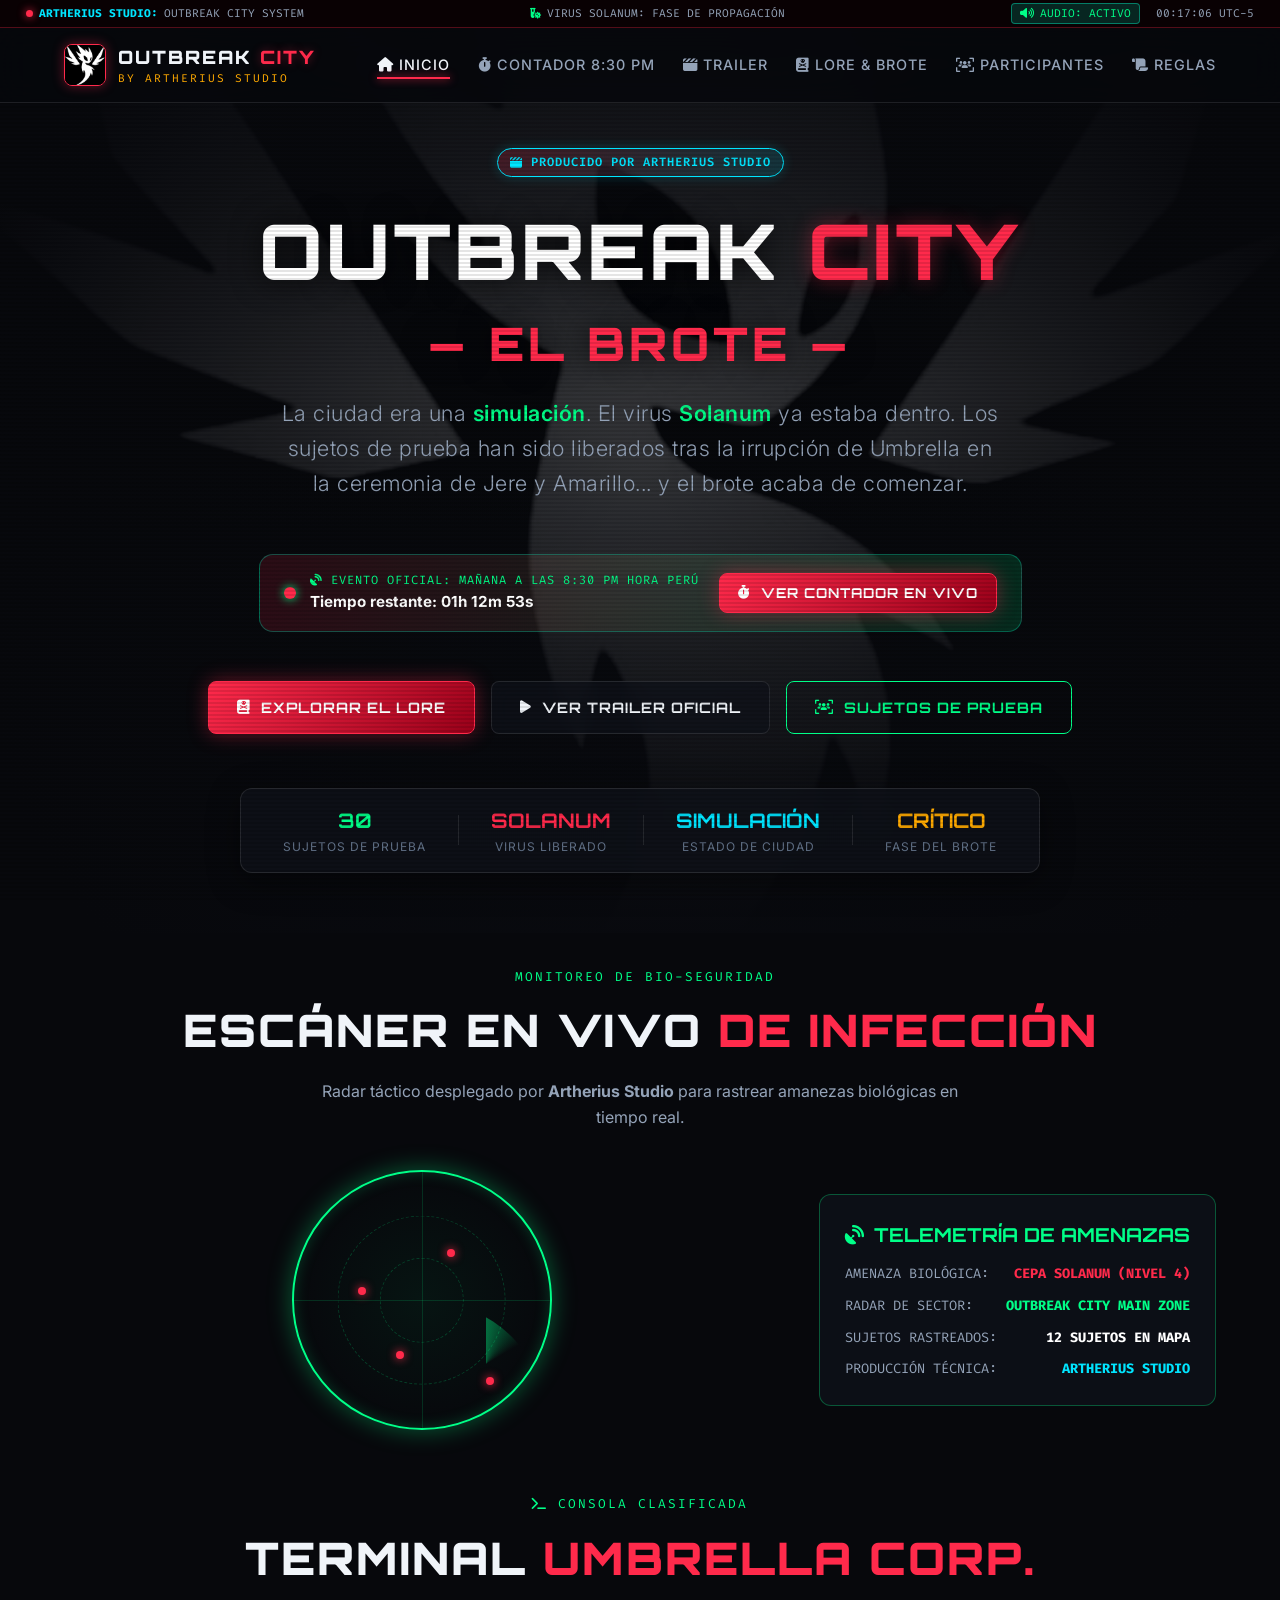
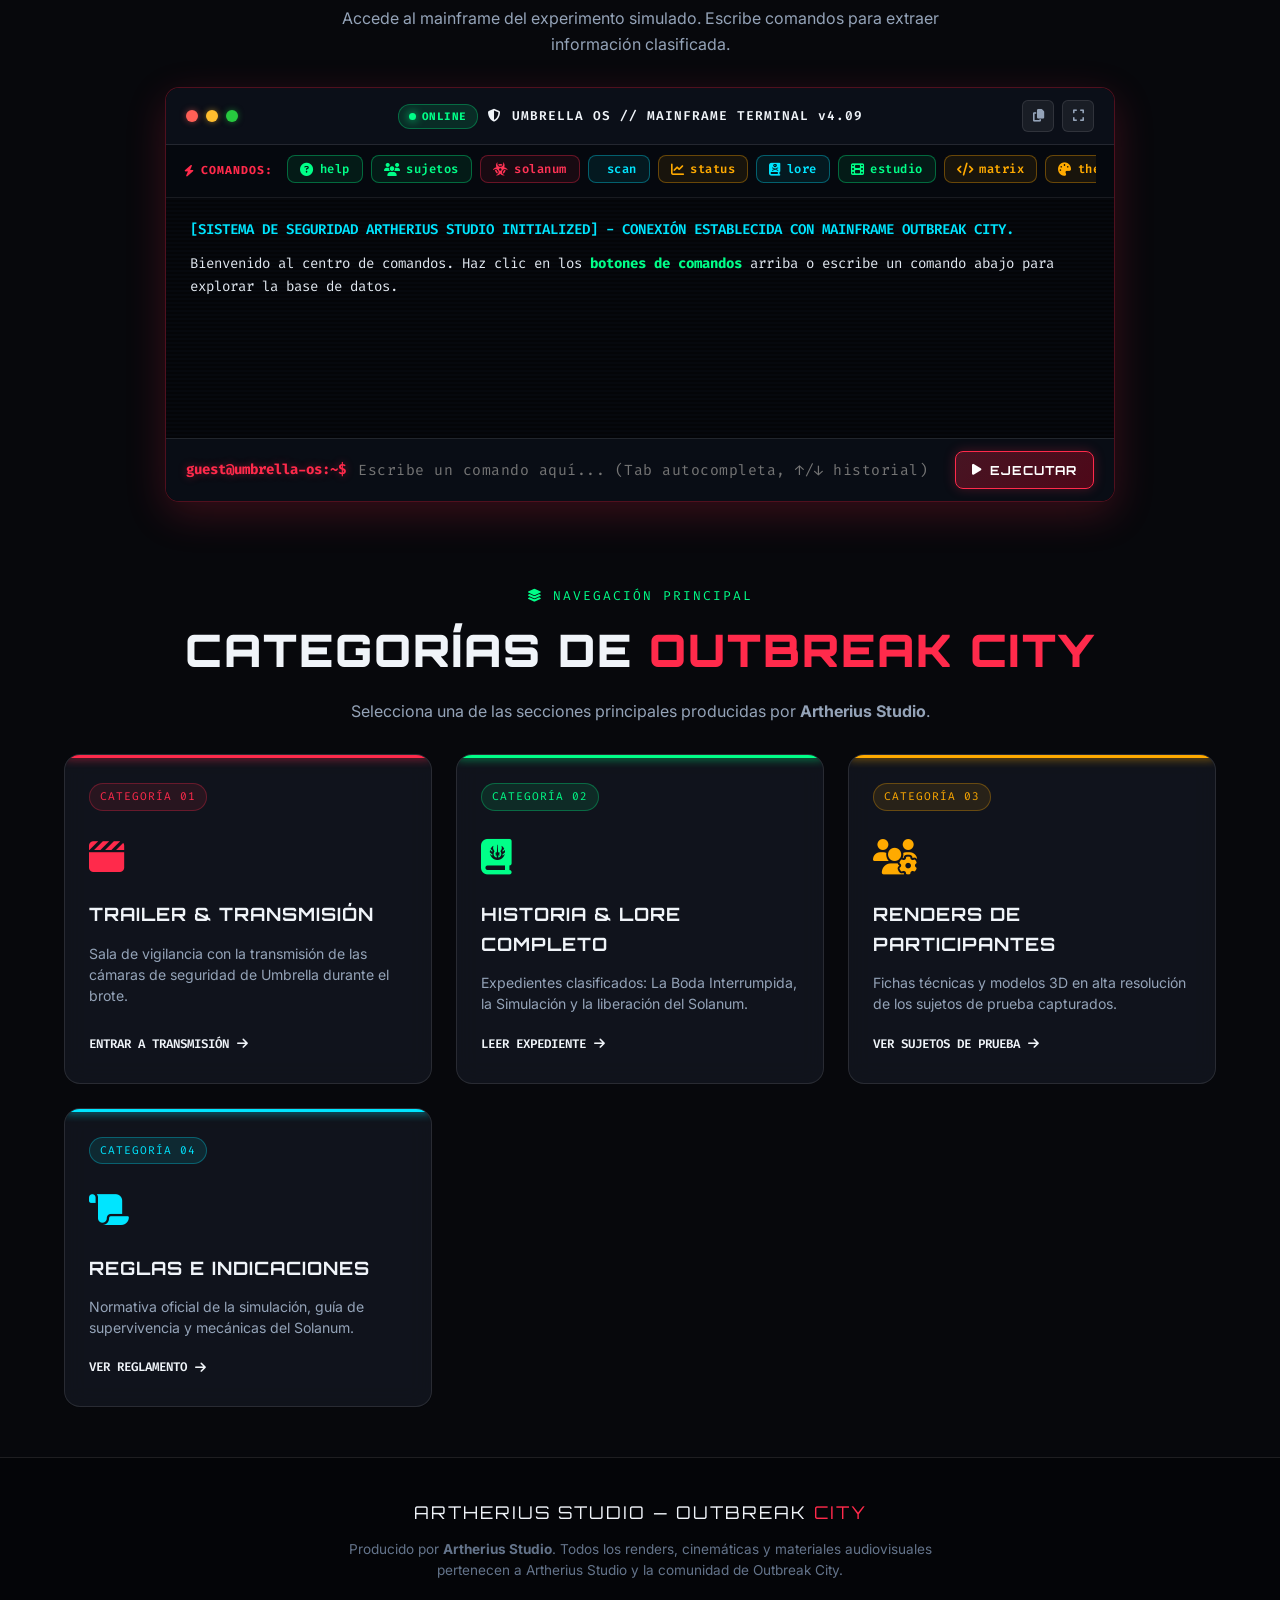
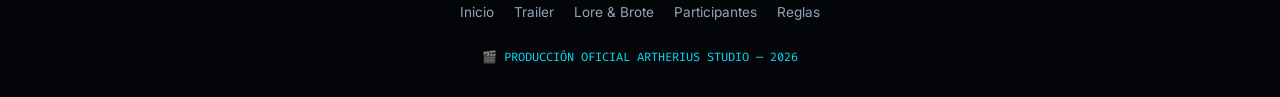
<file: index.html>
<!DOCTYPE html>
<html lang="es">
<head>
  <meta charset="UTF-8">
  <meta name="viewport" content="width=device-width, initial-scale=1.0">
  <title>OUTBREAK CITY — EL BROTE | Artherius Studio</title>
  
  <meta name="description" content="Página oficial de Outbreak City — El Brote. Producido por Artherius Studio. Explora el lore de la simulación de Umbrella Corporation, el virus Solanum, mira el trailer oficial y conoce a los sujetos de prueba.">
  <meta name="keywords" content="Artherius Studio, Minecraft, Outbreak City, El Brote, Umbrella Corporation, Solanum, Servidor Minecraft, Renders Minecraft, Survival Horror">
  
  <link rel="icon" type="image/jpeg" href="./fondo.jpeg">

  <link rel="stylesheet" href="./styles.css">
  <link rel="stylesheet" href="https://cdnjs.cloudflare.com/ajax/libs/font-awesome/6.4.0/css/all.min.css">
</head>
<body>

  <div class="umbrella-top-ticker">
    <div class="ticker-item">
      <span class="ticker-pulse"></span>
      <span style="color: var(--accent-cyan); font-weight: 700;">ARTHERIUS STUDIO:</span> OUTBREAK CITY SYSTEM
    </div>
    <div class="ticker-item">
      <i class="fa-solid fa-vial-virus" style="color: var(--accent-bio);"></i>
      <span>VIRUS SOLANUM: FASE DE PROPAGACIÓN</span>
    </div>
    <div class="ticker-item">
      <button class="sound-toggle-btn is-active" id="sound-toggle-btn" style="color: var(--accent-bio); border-color: rgba(0, 255, 204, 0.4); background: rgba(0, 255, 204, 0.15);">
        <i class="fa-solid fa-volume-high"></i> AUDIO: ACTIVO
      </button>
      <span id="live-clock" style="margin-left: 10px;">00:00:00 UTC-5</span>
    </div>
  </div>

  <div class="bg-scanlines"></div>

  <nav class="navbar" id="navbar">
    <a href="index.html" class="navbar-brand">
      <img src="./fondo.jpeg" alt="Outbreak City Logo" class="navbar-logo-img">
      <div>
        <div class="navbar-title">OUTBREAK <span>CITY</span></div>
        <div class="studio-subtitle">BY ARTHERIUS STUDIO</div>
      </div>
    </a>
    
    <ul class="nav-links" id="nav-links">
      <li><a href="index.html" class="nav-link active"><i class="fa-solid fa-house"></i> Inicio</a></li>
      <li><a href="evento.html" class="nav-link"><i class="fa-solid fa-stopwatch"></i> Contador 8:30 PM</a></li>
      <li><a href="trailer.html" class="nav-link"><i class="fa-solid fa-clapperboard"></i> Trailer</a></li>
      <li><a href="lore.html" class="nav-link"><i class="fa-solid fa-book-skull"></i> Lore & Brote</a></li>
      <li><a href="participantes.html" class="nav-link"><i class="fa-solid fa-users-viewfinder"></i> Participantes</a></li>
      <li><a href="reglas.html" class="nav-link"><i class="fa-solid fa-scroll"></i> Reglas</a></li>
    </ul>

    <button class="menu-toggle" id="menu-toggle" aria-label="Abrir menú de navegación">
      <i class="fa-solid fa-bars" id="menu-icon"></i>
    </button>
  </nav>

  <section class="hero-section" id="hero">
    <div class="hero-bg-container">
      <img src="./fondo.jpeg" alt="Fondo del Servidor Outbreak City" class="hero-bg-image">
      <div class="hero-bg-overlay"></div>
    </div>

    <div class="hero-content">
      <div class="artherius-badge">
        <i class="fa-solid fa-clapperboard"></i> PRODUCIDO POR ARTHERIUS STUDIO
      </div>

      <h1 class="hero-title" style="margin-top: 10px;">
        OUTBREAK <span class="glitch-text">CITY</span>
        <br>
        <span style="font-size: 0.6em; color: var(--accent-red); letter-spacing: 4px;">— EL BROTE —</span>
      </h1>

      <p class="hero-subtitle">
        La ciudad era una <strong>simulación</strong>. El virus <strong>Solanum</strong> ya estaba dentro.
        Los sujetos de prueba han sido liberados tras la irrupción de Umbrella en la ceremonia de Jere y Amarillo... y el brote acaba de comenzar.
      </p>

      <!-- Live Event Mini Ticker Banner -->
      <div class="event-cta-strip">
        <div class="event-cta-info">
          <span class="status-pulse" style="background: var(--accent-red); width: 12px; height: 12px;"></span>
          <div style="text-align: left;">
            <div style="font-size: 0.75rem; color: var(--accent-bio); font-family: var(--font-mono); letter-spacing: 1px;">
              <i class="fa-solid fa-satellite-dish"></i> EVENTO OFICIAL: MAÑANA A LAS 8:30 PM HORA PERÚ
            </div>
            <div style="font-size: 0.95rem; font-weight: bold; color: #fff;">
              Tiempo restante: <span id="mini-hours">00</span>h <span id="mini-mins">00</span>m <span id="mini-secs">00</span>s
            </div>
          </div>
        </div>
        <a href="evento.html" class="btn btn-primary" style="padding: 8px 18px; font-size: 0.85rem;">
          <i class="fa-solid fa-stopwatch"></i> VER CONTADOR EN VIVO
        </a>
      </div>

      <div class="hero-actions" style="margin-top: 25px;">
        <a href="lore.html" class="btn btn-primary">
          <i class="fa-solid fa-book-skull"></i> EXPLORAR EL LORE
        </a>
        <a href="trailer.html" class="btn btn-secondary">
          <i class="fa-solid fa-play"></i> VER TRAILER OFICIAL
        </a>
        <a href="participantes.html" class="btn btn-outline">
          <i class="fa-solid fa-users-viewfinder"></i> SUJETOS DE PRUEBA
        </a>
      </div>

      <div class="stats-bar">
        <div class="stat-item">
          <span class="stat-value" id="count-renders">13</span>
          <span class="stat-label">Sujetos de Prueba</span>
        </div>
        <div class="stat-divider"></div>
        <div class="stat-item">
          <span class="stat-value" style="color: var(--accent-red);">SOLANUM</span>
          <span class="stat-label">Virus Liberado</span>
        </div>
        <div class="stat-divider"></div>
        <div class="stat-item">
          <span class="stat-value" style="color: var(--accent-cyan);">SIMULACIÓN</span>
          <span class="stat-label">Estado de Ciudad</span>
        </div>
        <div class="stat-divider"></div>
        <div class="stat-item">
          <span class="stat-value" style="color: var(--accent-amber);">CRÍTICO</span>
          <span class="stat-label">Fase del Brote</span>
        </div>
      </div>
    </div>
  </section>

  <section class="section" style="padding-top: 30px; padding-bottom: 20px;">
    <div class="section-header" style="margin-bottom: 20px;">
      <span class="section-tag"><i class="fa-solid fa-radar"></i> MONITOREO DE BIO-SEGURIDAD</span>
      <h2 class="section-title">ESCÁNER EN VIVO <span>DE INFECCIÓN</span></h2>
      <p class="section-desc">Radar táctico desplegado por <strong>Artherius Studio</strong> para rastrear amanezas biológicas en tiempo real.</p>
    </div>

    <div style="display: flex; align-items: center; justify-content: center; gap: 40px; flex-wrap: wrap;">
      
      <div class="radar-container">
        <div class="radar-grid-line h"></div>
        <div class="radar-grid-line v"></div>
        <div class="radar-circle c1"></div>
        <div class="radar-circle c2"></div>
        <div class="radar-sweep"></div>
        <div class="radar-blip" style="top: 30%; left: 60%;"></div>
        <div class="radar-blip" style="top: 70%; left: 40%; animation-delay: 0.5s;"></div>
        <div class="radar-blip" style="top: 45%; left: 25%; animation-delay: 1.2s;"></div>
        <div class="radar-blip" style="top: 80%; left: 75%; animation-delay: 0.8s;"></div>
      </div>

      <div style="max-width: 450px; background: var(--bg-panel); border: 1px solid var(--border-bio); border-radius: 12px; padding: 25px;">
        <h3 style="font-family: var(--font-title); color: var(--accent-bio); font-size: 1.2rem; margin-bottom: 12px; display: flex; align-items: center; gap: 10px;">
          <i class="fa-solid fa-satellite-dish"></i> TELEMETRÍA DE AMENAZAS
        </h3>
        <ul style="list-style: none; display: flex; flex-direction: column; gap: 10px; font-family: var(--font-mono); font-size: 0.85rem; color: var(--text-muted);">
          <li style="display: flex; justify-content: space-between;">
            <span>AMENAZA BIOLÓGICA:</span> <strong style="color: var(--accent-red);">CEPA SOLANUM (NIVEL 4)</strong>
          </li>
          <li style="display: flex; justify-content: space-between;">
            <span>RADAR DE SECTOR:</span> <strong style="color: var(--accent-bio);">OUTBREAK CITY MAIN ZONE</strong>
          </li>
          <li style="display: flex; justify-content: space-between;">
            <span>SUJETOS RASTREADOS:</span> <strong style="color: #fff;">12 SUJETOS EN MAPA</strong>
          </li>
          <li style="display: flex; justify-content: space-between;">
            <span>PRODUCCIÓN TÉCNICA:</span> <strong style="color: var(--accent-cyan);">ARTHERIUS STUDIO</strong>
          </li>
        </ul>
      </div>

    </div>
  </section>

  <section class="section" style="padding-top: 20px; padding-bottom: 20px;">
    <div class="section-header" style="margin-bottom: 15px;">
      <span class="section-tag"><i class="fa-solid fa-terminal"></i> CONSOLA CLASIFICADA</span>
      <h2 class="section-title">TERMINAL <span>UMBRELLA CORP.</span></h2>
      <p class="section-desc">Accede al mainframe del experimento simulado. Escribe comandos para extraer información clasificada.</p>
    </div>

    <div class="terminal-wrapper" id="terminal-wrapper">
      <div class="terminal-header">
        <div class="terminal-dots">
          <span class="terminal-dot red" id="term-btn-clear" title="Limpiar Terminal (clear)"></span>
          <span class="terminal-dot yellow" id="term-btn-expand" title="Alternar Tamaño (expand/collapse)"></span>
          <span class="terminal-dot green" id="term-btn-theme" title="Cambiar Tema (green / red / cyan / amber)"></span>
        </div>
        <div class="terminal-title">
          <span class="terminal-status-badge"><span class="status-pulse"></span> ONLINE</span>
          <i class="fa-solid fa-shield-halved"></i> UMBRELLA OS // MAINFRAME TERMINAL v4.09
        </div>
        <div class="terminal-tools">
          <button class="term-tool-btn" id="term-btn-copy" title="Copiar logs de la consola"><i class="fa-solid fa-copy"></i></button>
          <button class="term-tool-btn" id="term-btn-fullscreen" title="Modo Pantalla Completa"><i class="fa-solid fa-expand"></i></button>
        </div>
      </div>

      <div class="terminal-quick-bar">
        <span class="quick-bar-label"><i class="fa-solid fa-bolt"></i> COMANDOS:</span>
        <div class="quick-chips-scroll">
          <button class="term-chip chip-green" data-cmd="help" title="Muestra la lista completa de comandos disponibles"><i class="fa-solid fa-circle-question"></i> help</button>
          <button class="term-chip chip-green" data-cmd="sujetos" title="Lista los expedientes de todos los sujetos de prueba"><i class="fa-solid fa-users"></i> sujetos</button>
          <button class="term-chip chip-red" data-cmd="solanum" title="Información biológica sobre el virus Solanum"><i class="fa-solid fa-biohazard"></i> solanum</button>
          <button class="term-chip chip-cyan" data-cmd="scan" title="Escaneo de radar de bioseguridad en tiempo real"><i class="fa-solid fa-radar"></i> scan</button>
          <button class="term-chip chip-amber" data-cmd="status" title="Estado de telemetría y salud del mainframe"><i class="fa-solid fa-chart-line"></i> status</button>
          <button class="term-chip chip-cyan" data-cmd="lore" title="Resumen clasificado del experimento Outbreak City"><i class="fa-solid fa-book-skull"></i> lore</button>
          <button class="term-chip chip-green" data-cmd="estudio" title="Ficha de producción de ARTHERIUS STUDIO"><i class="fa-solid fa-film"></i> estudio</button>
          <button class="term-chip chip-amber" data-cmd="matrix" title="Secuencia de override de código fuente"><i class="fa-solid fa-code"></i> matrix</button>
          <button class="term-chip chip-amber" data-cmd="theme" title="Alternar el tema de color visual de la terminal"><i class="fa-solid fa-palette"></i> theme</button>
          <button class="term-chip chip-red" data-cmd="clear" title="Limpiar la pantalla de la consola"><i class="fa-solid fa-broom"></i> clear</button>
        </div>
      </div>

      <div class="terminal-body" id="terminal-body">
        <div class="terminal-line system-info">
          [SISTEMA DE SEGURIDAD ARTHERIUS STUDIO INITIALIZED] - CONEXIÓN ESTABLECIDA CON MAINFRAME OUTBREAK CITY.
        </div>
        <div class="terminal-line command-response">
          Bienvenido al centro de comandos. Haz clic en los <strong style="color: var(--accent-bio);">botones de comandos</strong> arriba o escribe un comando abajo para explorar la base de datos.
        </div>
      </div>

      <div class="terminal-input-row">
        <span class="terminal-prompt">guest@umbrella-os:~$</span>
        <div class="input-wrapper">
          <input type="text" id="terminal-input" class="terminal-input-field" placeholder="Escribe un comando aquí... (Tab autocompleta, ↑/↓ historial)" autocomplete="off" spellcheck="false">
          <span class="input-hint" id="input-hint"></span>
        </div>
        <button id="terminal-send-btn" class="terminal-send-btn" title="Ejecutar Comando en la consola">
          <i class="fa-solid fa-play"></i> <span>EJECUTAR</span>
        </button>
      </div>
    </div>
  </section>

  <section class="section" id="categorias" style="padding-top: 40px; padding-bottom: 50px;">
    <div class="section-header" style="margin-bottom: 30px;">
      <span class="section-tag"><i class="fa-solid fa-layer-group"></i> NAVEGACIÓN PRINCIPAL</span>
      <h2 class="section-title">CATEGORÍAS DE <span>OUTBREAK CITY</span></h2>
      <p class="section-desc">Selecciona una de las secciones principales producidas por <strong>Artherius Studio</strong>.</p>
    </div>

    <div class="categories-grid" style="grid-template-columns: repeat(auto-fit, minmax(280px, 1fr));">
      <a href="trailer.html" class="category-card cat-red">
        <div class="category-badge">CATEGORÍA 01</div>
        <div class="category-icon"><i class="fa-solid fa-clapperboard"></i></div>
        <h3 class="category-title">TRAILER & TRANSMISIÓN</h3>
        <p class="category-desc">Sala de vigilancia con la transmisión de las cámaras de seguridad de Umbrella durante el brote.</p>
        <span class="category-link-btn">ENTRAR A TRANSMISIÓN <i class="fa-solid fa-arrow-right"></i></span>
      </a>

      <a href="lore.html" class="category-card cat-bio">
        <div class="category-badge">CATEGORÍA 02</div>
        <div class="category-icon"><i class="fa-solid fa-book-journal-whills"></i></div>
        <h3 class="category-title">HISTORIA & LORE COMPLETO</h3>
        <p class="category-desc">Expedientes clasificados: La Boda Interrumpida, la Simulación y la liberación del Solanum.</p>
        <span class="category-link-btn">LEER EXPEDIENTE <i class="fa-solid fa-arrow-right"></i></span>
      </a>

      <a href="participantes.html" class="category-card cat-amber">
        <div class="category-badge">CATEGORÍA 03</div>
        <div class="category-icon"><i class="fa-solid fa-users-gear"></i></div>
        <h3 class="category-title">RENDERS DE PARTICIPANTES</h3>
        <p class="category-desc">Fichas técnicas y modelos 3D en alta resolución de los sujetos de prueba capturados.</p>
        <span class="category-link-btn">VER SUJETOS DE PRUEBA <i class="fa-solid fa-arrow-right"></i></span>
      </a>

      <a href="reglas.html" class="category-card cat-cyan">
        <div class="category-badge">CATEGORÍA 04</div>
        <div class="category-icon"><i class="fa-solid fa-scroll"></i></div>
        <h3 class="category-title">REGLAS E INDICACIONES</h3>
        <p class="category-desc">Normativa oficial de la simulación, guía de supervivencia y mecánicas del Solanum.</p>
        <span class="category-link-btn">VER REGLAMENTO <i class="fa-solid fa-arrow-right"></i></span>
      </a>
    </div>
  </section>

  <footer class="footer">
    <div class="footer-brand">ARTHERIUS STUDIO — OUTBREAK <span>CITY</span></div>
    <p class="footer-text">
      Producido por <strong>Artherius Studio</strong>. Todos los renders, cinemáticas y materiales audiovisuales pertenecen a Artherius Studio y la comunidad de Outbreak City.
    </p>
    <ul class="footer-links">
      <li><a href="index.html">Inicio</a></li>
      <li><a href="trailer.html">Trailer</a></li>
      <li><a href="lore.html">Lore & Brote</a></li>
      <li><a href="participantes.html">Participantes</a></li>
      <li><a href="reglas.html">Reglas</a></li>
    </ul>
    <p style="font-family: var(--font-mono); font-size: 0.75rem; margin-top: 15px; color: var(--accent-cyan);">
      🎬 PRODUCCIÓN OFICIAL ARTHERIUS STUDIO — 2026
    </p>
  </footer>

  <script src="./app.js"></script>
</body>
</html>
</file>
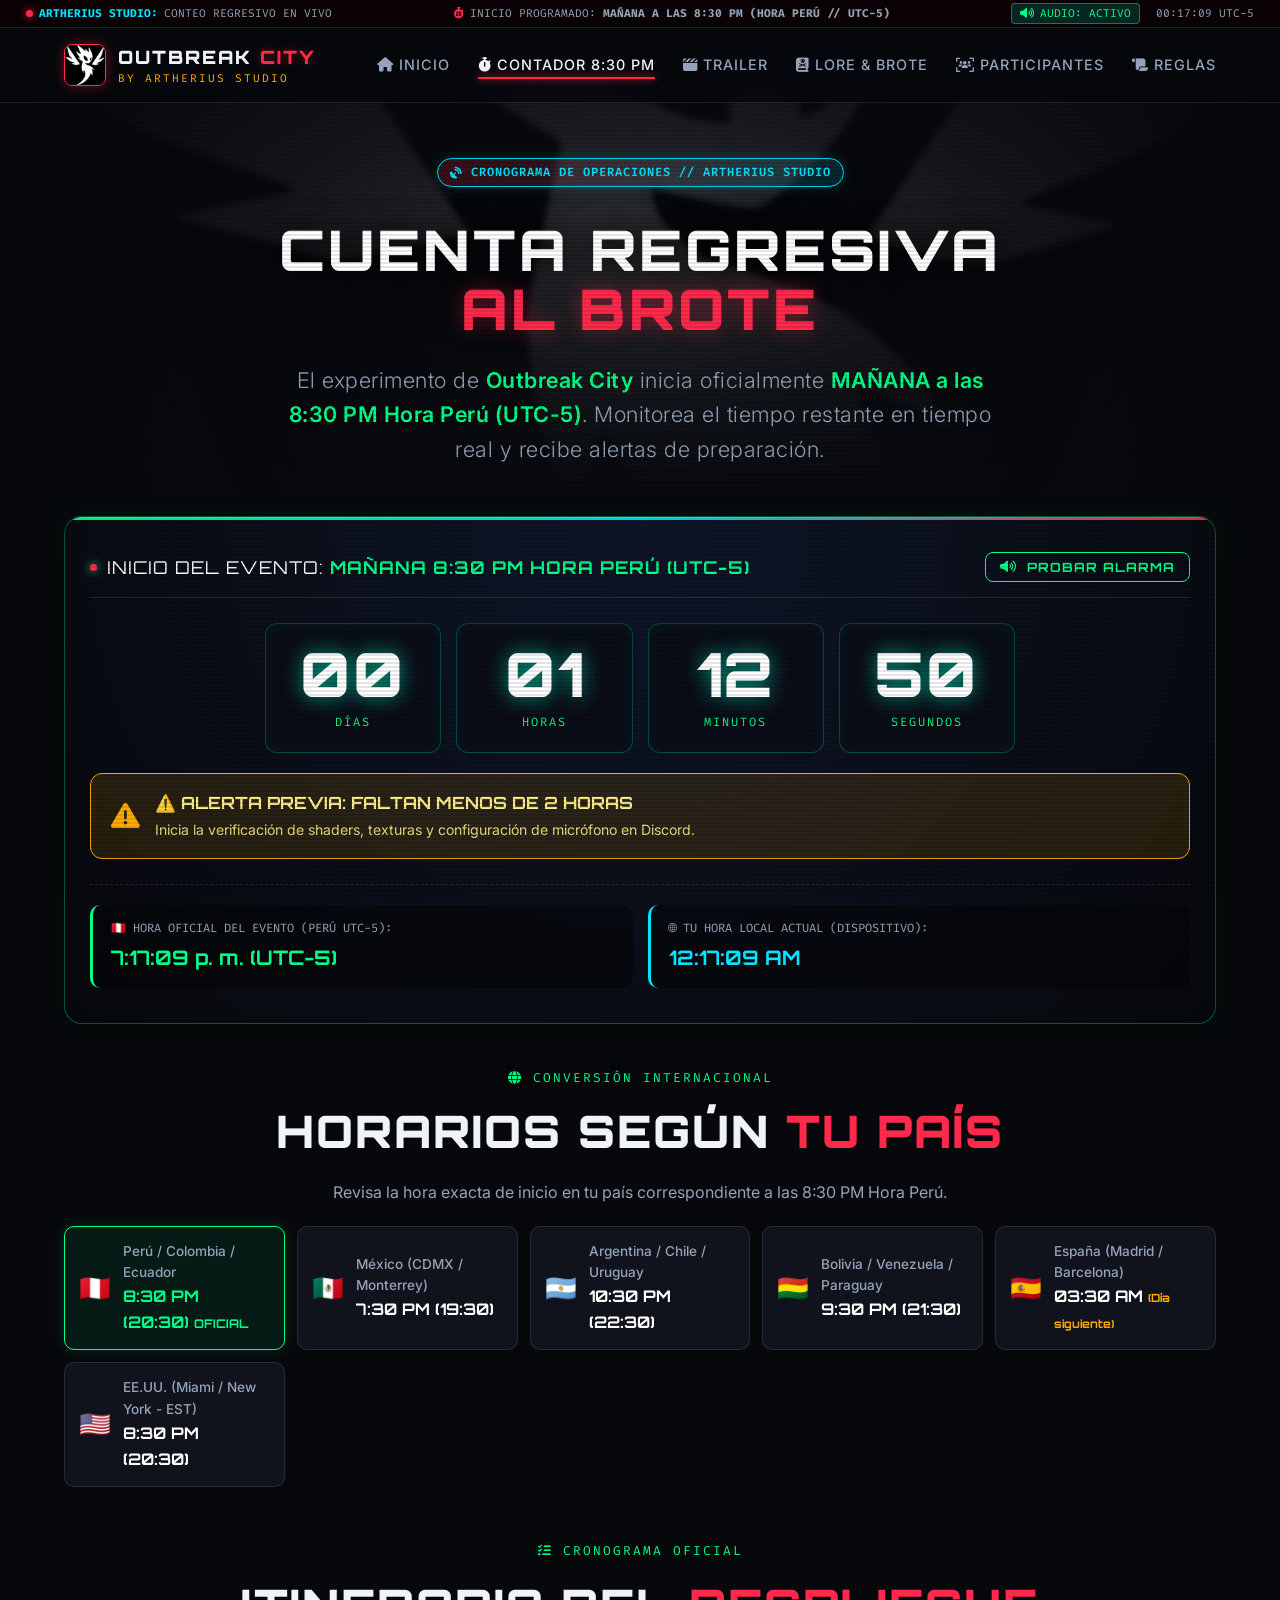
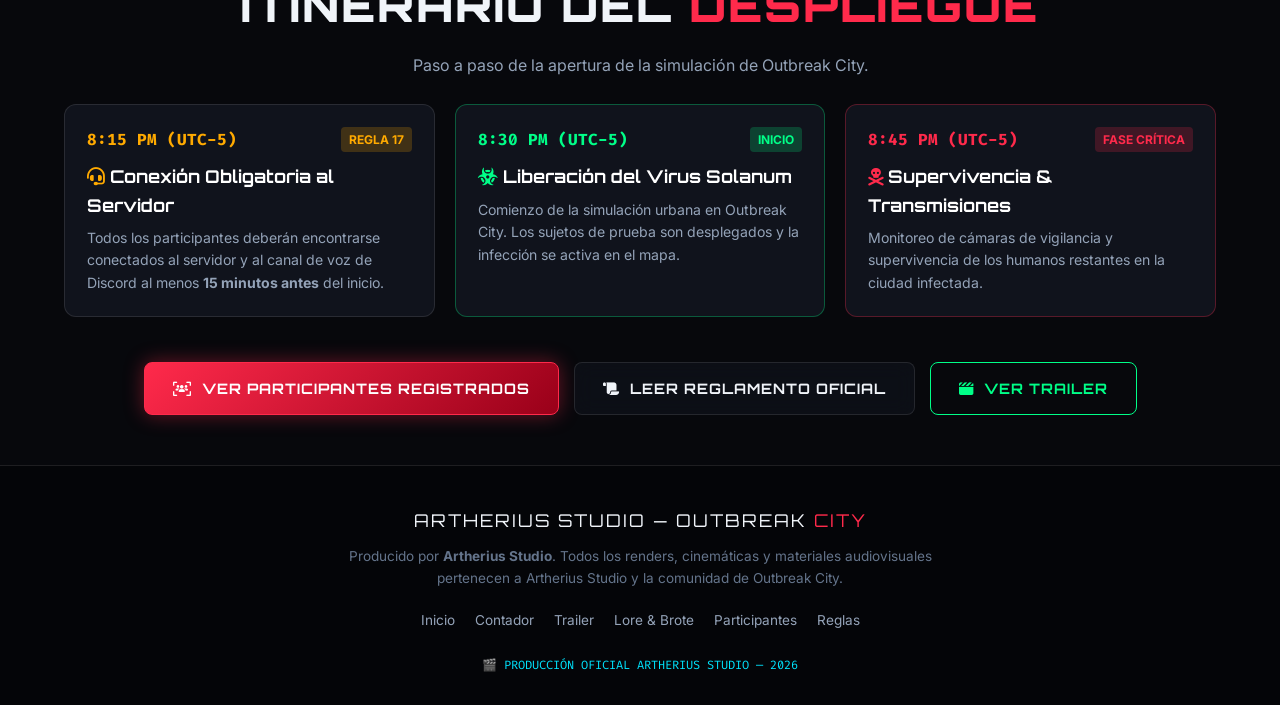
<file: contador.html>
<!DOCTYPE html>
<html lang="es">
<head>
  <meta charset="UTF-8">
  <meta name="viewport" content="width=device-width, initial-scale=1.0">
  <title>CONTADOR DEL EVENTO (MAÑANA 8:30 PM HORA PERÚ) — Outbreak City | Artherius Studio</title>
  
  <meta name="description" content="Cuenta regresiva oficial en tiempo real para el evento Outbreak City — El Brote mañana a las 8:30 PM Hora Perú. Alertas de horarios, conversión de zonas horarias y reglamento.">
  <meta name="keywords" content="Contador Evento Minecraft, 8:30 PM Hora Peru, Outbreak City Countdown, Artherius Studio, Umbrella Corporation, Horario Evento">
  
  <link rel="icon" type="image/jpeg" href="./fondo.jpeg">

  <link rel="stylesheet" href="./styles.css">
  <link rel="stylesheet" href="https://cdnjs.cloudflare.com/ajax/libs/font-awesome/6.4.0/css/all.min.css">
</head>
<body>

  <div class="umbrella-top-ticker">
    <div class="ticker-item">
      <span class="ticker-pulse"></span>
      <span style="color: var(--accent-cyan); font-weight: 700;">ARTHERIUS STUDIO:</span> CONTEO REGRESIVO EN VIVO
    </div>
    <div class="ticker-item">
      <i class="fa-solid fa-stopwatch-20" style="color: var(--accent-red);"></i>
      <span>INICIO PROGRAMADO: <strong>MAÑANA A LAS 8:30 PM (HORA PERÚ // UTC-5)</strong></span>
    </div>
    <div class="ticker-item">
      <button class="sound-toggle-btn is-active" id="sound-toggle-btn" style="color: var(--accent-bio); border-color: rgba(0, 255, 204, 0.4); background: rgba(0, 255, 204, 0.15);">
        <i class="fa-solid fa-volume-high"></i> AUDIO: ACTIVO
      </button>
      <span id="live-clock" style="margin-left: 10px;">00:00:00 UTC-5</span>
    </div>
  </div>

  <div class="bg-scanlines"></div>

  <nav class="navbar" id="navbar">
    <a href="index.html" class="navbar-brand">
      <img src="./fondo.jpeg" alt="Outbreak City Logo" class="navbar-logo-img">
      <div>
        <div class="navbar-title">OUTBREAK <span>CITY</span></div>
        <div class="studio-subtitle">BY ARTHERIUS STUDIO</div>
      </div>
    </a>
    
    <ul class="nav-links" id="nav-links">
      <li><a href="index.html" class="nav-link"><i class="fa-solid fa-house"></i> Inicio</a></li>
      <li><a href="evento.html" class="nav-link active"><i class="fa-solid fa-stopwatch"></i> Contador 8:30 PM</a></li>
      <li><a href="trailer.html" class="nav-link"><i class="fa-solid fa-clapperboard"></i> Trailer</a></li>
      <li><a href="lore.html" class="nav-link"><i class="fa-solid fa-book-skull"></i> Lore & Brote</a></li>
      <li><a href="participantes.html" class="nav-link"><i class="fa-solid fa-users-viewfinder"></i> Participantes</a></li>
      <li><a href="reglas.html" class="nav-link"><i class="fa-solid fa-scroll"></i> Reglas</a></li>
    </ul>

    <button class="menu-toggle" id="menu-toggle" aria-label="Abrir menú de navegación">
      <i class="fa-solid fa-bars" id="menu-icon"></i>
    </button>
  </nav>

  <section class="hero-section" style="min-height: 45vh; padding-top: 130px; padding-bottom: 30px;">
    <div class="hero-bg-container">
      <img src="./fondo.jpeg" alt="Contador Banner" class="hero-bg-image" style="filter: brightness(0.25) blur(2px);">
      <div class="hero-bg-overlay"></div>
    </div>

    <div class="hero-content">
      <div class="artherius-badge">
        <i class="fa-solid fa-satellite-dish"></i> CRONOGRAMA DE OPERACIONES // ARTHERIUS STUDIO
      </div>

      <h1 class="hero-title" style="font-size: clamp(2rem, 5vw, 3.5rem); margin-top: 10px;">
        CUENTA REGRESIVA <span class="glitch-text">AL BROTE</span>
      </h1>

      <p class="hero-subtitle">
        El experimento de <strong>Outbreak City</strong> inicia oficialmente <strong>MAÑANA a las 8:30 PM Hora Perú (UTC-5)</strong>. Monitorea el tiempo restante en tiempo real y recibe alertas de preparación.
      </p>
    </div>
  </section>

  <section class="section" style="padding-top: 20px; padding-bottom: 50px;">
    
    <!-- Main Countdown HUD Box -->
    <div class="countdown-main-card">
      <div style="display: flex; justify-content: space-between; align-items: center; flex-wrap: wrap; gap: 15px; border-bottom: 1px solid var(--border-light); padding-bottom: 15px;">
        <div style="display: flex; align-items: center; gap: 10px;">
          <span class="status-pulse" style="background: var(--accent-red);"></span>
          <span style="font-family: var(--font-title); font-size: 1.1rem; color: #fff; letter-spacing: 1px;">
            INICIO DEL EVENTO: <strong style="color: var(--accent-bio);">MAÑANA 8:30 PM HORA PERÚ (UTC-5)</strong>
          </span>
        </div>
        <div style="display: flex; gap: 10px;">
          <button class="btn btn-outline" id="test-alert-btn" style="padding: 6px 14px; font-size: 0.8rem;">
            <i class="fa-solid fa-volume-high"></i> PROBAR ALARMA
          </button>
        </div>
      </div>

      <div class="countdown-grid">
        <div class="timer-box">
          <div class="timer-digit" id="timer-days">00</div>
          <span class="timer-label">DÍAS</span>
        </div>
        <div class="timer-box">
          <div class="timer-digit" id="timer-hours">00</div>
          <span class="timer-label">HORAS</span>
        </div>
        <div class="timer-box">
          <div class="timer-digit" id="timer-minutes">00</div>
          <span class="timer-label">MINUTOS</span>
        </div>
        <div class="timer-box">
          <div class="timer-digit" id="timer-seconds">00</div>
          <span class="timer-label">SEGUNDOS</span>
        </div>
      </div>

      <!-- Live Dynamic Status Warning Banner -->
      <div id="event-status-banner" class="event-alert-banner alert-phase-info">
        <div class="alert-icon-wrap">
          <i class="fa-solid fa-circle-info"></i>
        </div>
        <div class="alert-text-wrap">
          <h4>ESTADO: PREPARACIÓN Y CONVOCATORIA</h4>
          <p>El evento oficial iniciará mañana a las 8:30 PM Hora Perú (UTC-5). Los servidores y el staff están preparando la simulación de Outbreak City.</p>
        </div>
      </div>

      <!-- Dual Live Clock Synchronization Bar -->
      <div style="display: grid; grid-template-columns: repeat(auto-fit, minmax(240px, 1fr)); gap: 15px; margin-top: 25px; padding-top: 20px; border-top: 1px dashed var(--border-light);">
        <div style="background: rgba(0, 0, 0, 0.4); padding: 14px 18px; border-radius: 10px; border-left: 3px solid var(--accent-bio);">
          <div style="font-size: 0.75rem; color: var(--text-muted); font-family: var(--font-mono);">🇵🇪 HORA OFICIAL DEL EVENTO (PERÚ UTC-5):</div>
          <div id="peru-time-display" style="font-family: var(--font-title); font-size: 1.25rem; color: var(--accent-bio); font-weight: bold; margin-top: 4px;">
            08:30:00 PM (UTC-5)
          </div>
        </div>

        <div style="background: rgba(0, 0, 0, 0.4); padding: 14px 18px; border-radius: 10px; border-left: 3px solid var(--accent-cyan);">
          <div style="font-size: 0.75rem; color: var(--text-muted); font-family: var(--font-mono);">🌐 TU HORA LOCAL ACTUAL (DISPOSITIVO):</div>
          <div id="user-local-time-display" style="font-family: var(--font-title); font-size: 1.25rem; color: var(--accent-cyan); font-weight: bold; margin-top: 4px;">
            --:--:--
          </div>
        </div>
      </div>
    </div>

    <!-- Timezone Grid Section -->
    <div class="section-header" style="margin-top: 40px; margin-bottom: 20px;">
      <span class="section-tag"><i class="fa-solid fa-globe"></i> CONVERSIÓN INTERNACIONAL</span>
      <h2 class="section-title">HORARIOS SEGÚN <span>TU PAÍS</span></h2>
      <p class="section-desc">Revisa la hora exacta de inicio en tu país correspondiente a las 8:30 PM Hora Perú.</p>
    </div>

    <div class="timezone-grid">
      <div class="tz-card highlight">
        <span class="tz-flag">🇵🇪</span>
        <div>
          <div class="tz-country">Perú / Colombia / Ecuador</div>
          <div class="tz-time">8:30 PM (20:30) <span style="font-size: 0.75rem; color: var(--accent-bio);">OFICIAL</span></div>
        </div>
      </div>

      <div class="tz-card">
        <span class="tz-flag">🇲🇽</span>
        <div>
          <div class="tz-country">México (CDMX / Monterrey)</div>
          <div class="tz-time">7:30 PM (19:30)</div>
        </div>
      </div>

      <div class="tz-card">
        <span class="tz-flag">🇦🇷</span>
        <div>
          <div class="tz-country">Argentina / Chile / Uruguay</div>
          <div class="tz-time">10:30 PM (22:30)</div>
        </div>
      </div>

      <div class="tz-card">
        <span class="tz-flag">🇧🇴</span>
        <div>
          <div class="tz-country">Bolivia / Venezuela / Paraguay</div>
          <div class="tz-time">9:30 PM (21:30)</div>
        </div>
      </div>

      <div class="tz-card">
        <span class="tz-flag">🇪🇸</span>
        <div>
          <div class="tz-country">España (Madrid / Barcelona)</div>
          <div class="tz-time">03:30 AM <span style="font-size: 0.7rem; color: var(--accent-amber);">(Día siguiente)</span></div>
        </div>
      </div>

      <div class="tz-card">
        <span class="tz-flag">🇺🇸</span>
        <div>
          <div class="tz-country">EE.UU. (Miami / New York - EST)</div>
          <div class="tz-time">8:30 PM (20:30)</div>
        </div>
      </div>
    </div>

    <!-- Timeline Itinerary Cards -->
    <div class="section-header" style="margin-top: 50px; margin-bottom: 25px;">
      <span class="section-tag"><i class="fa-solid fa-list-check"></i> CRONOGRAMA OFICIAL</span>
      <h2 class="section-title">ITINERARIO DEL <span>DESPLIEGUE</span></h2>
      <p class="section-desc">Paso a paso de la apertura de la simulación de Outbreak City.</p>
    </div>

    <div style="display: grid; grid-template-columns: repeat(auto-fit, minmax(280px, 1fr)); gap: 20px;">
      <div style="background: var(--bg-card); border: 1px solid var(--border-light); border-radius: 12px; padding: 22px;">
        <div style="display: flex; justify-content: space-between; margin-bottom: 10px;">
          <span style="font-family: var(--font-mono); color: var(--accent-amber); font-weight: bold;">8:15 PM (UTC-5)</span>
          <span style="font-size: 0.75rem; background: rgba(255, 170, 0, 0.2); color: var(--accent-amber); padding: 3px 8px; border-radius: 4px; font-weight: bold;">REGLA 17</span>
        </div>
        <h3 style="font-family: var(--font-title); font-size: 1.1rem; color: #fff; margin-bottom: 8px;">
          <i class="fa-solid fa-headset" style="color: var(--accent-amber);"></i> Conexión Obligatoria al Servidor
        </h3>
        <p style="font-size: 0.88rem; color: var(--text-muted);">
          Todos los participantes deberán encontrarse conectados al servidor y al canal de voz de Discord al menos <strong>15 minutos antes</strong> del inicio.
        </p>
      </div>

      <div style="background: var(--bg-card); border: 1px solid var(--border-bio); border-radius: 12px; padding: 22px;">
        <div style="display: flex; justify-content: space-between; margin-bottom: 10px;">
          <span style="font-family: var(--font-mono); color: var(--accent-bio); font-weight: bold;">8:30 PM (UTC-5)</span>
          <span style="font-size: 0.75rem; background: rgba(0, 255, 136, 0.2); color: var(--accent-bio); padding: 3px 8px; border-radius: 4px; font-weight: bold;">INICIO</span>
        </div>
        <h3 style="font-family: var(--font-title); font-size: 1.1rem; color: #fff; margin-bottom: 8px;">
          <i class="fa-solid fa-biohazard" style="color: var(--accent-bio);"></i> Liberación del Virus Solanum
        </h3>
        <p style="font-size: 0.88rem; color: var(--text-muted);">
          Comienzo de la simulación urbana en Outbreak City. Los sujetos de prueba son desplegados y la infección se activa en el mapa.
        </p>
      </div>

      <div style="background: var(--bg-card); border: 1px solid var(--border-red); border-radius: 12px; padding: 22px;">
        <div style="display: flex; justify-content: space-between; margin-bottom: 10px;">
          <span style="font-family: var(--font-mono); color: var(--accent-red); font-weight: bold;">8:45 PM (UTC-5)</span>
          <span style="font-size: 0.75rem; background: rgba(255, 42, 75, 0.2); color: var(--accent-red); padding: 3px 8px; border-radius: 4px; font-weight: bold;">FASE CRÍTICA</span>
        </div>
        <h3 style="font-family: var(--font-title); font-size: 1.1rem; color: #fff; margin-bottom: 8px;">
          <i class="fa-solid fa-skull-crossbones" style="color: var(--accent-red);"></i> Supervivencia & Transmisiones
        </h3>
        <p style="font-size: 0.88rem; color: var(--text-muted);">
          Monitoreo de cámaras de vigilancia y supervivencia de los humanos restantes en la ciudad infectada.
        </p>
      </div>
    </div>

    <!-- Quick Navigation Actions -->
    <div style="display: flex; justify-content: center; gap: 15px; flex-wrap: wrap; margin-top: 45px;">
      <a href="participantes.html" class="btn btn-primary">
        <i class="fa-solid fa-users-viewfinder"></i> VER PARTICIPANTES REGISTRADOS
      </a>
      <a href="reglas.html" class="btn btn-secondary">
        <i class="fa-solid fa-scroll"></i> LEER REGLAMENTO OFICIAL
      </a>
      <a href="trailer.html" class="btn btn-outline">
        <i class="fa-solid fa-clapperboard"></i> VER TRAILER
      </a>
    </div>

  </section>

  <footer class="footer">
    <div class="footer-brand">ARTHERIUS STUDIO — OUTBREAK <span>CITY</span></div>
    <p class="footer-text">
      Producido por <strong>Artherius Studio</strong>. Todos los renders, cinemáticas y materiales audiovisuales pertenecen a Artherius Studio y la comunidad de Outbreak City.
    </p>
    <ul class="footer-links">
      <li><a href="index.html">Inicio</a></li>
      <li><a href="evento.html">Contador</a></li>
      <li><a href="trailer.html">Trailer</a></li>
      <li><a href="lore.html">Lore & Brote</a></li>
      <li><a href="participantes.html">Participantes</a></li>
      <li><a href="reglas.html">Reglas</a></li>
    </ul>
    <p style="font-family: var(--font-mono); font-size: 0.75rem; margin-top: 15px; color: var(--accent-cyan);">
      🎬 PRODUCCIÓN OFICIAL ARTHERIUS STUDIO — 2026
    </p>
  </footer>

  <script src="./app.js"></script>
</body>
</html>
</file>
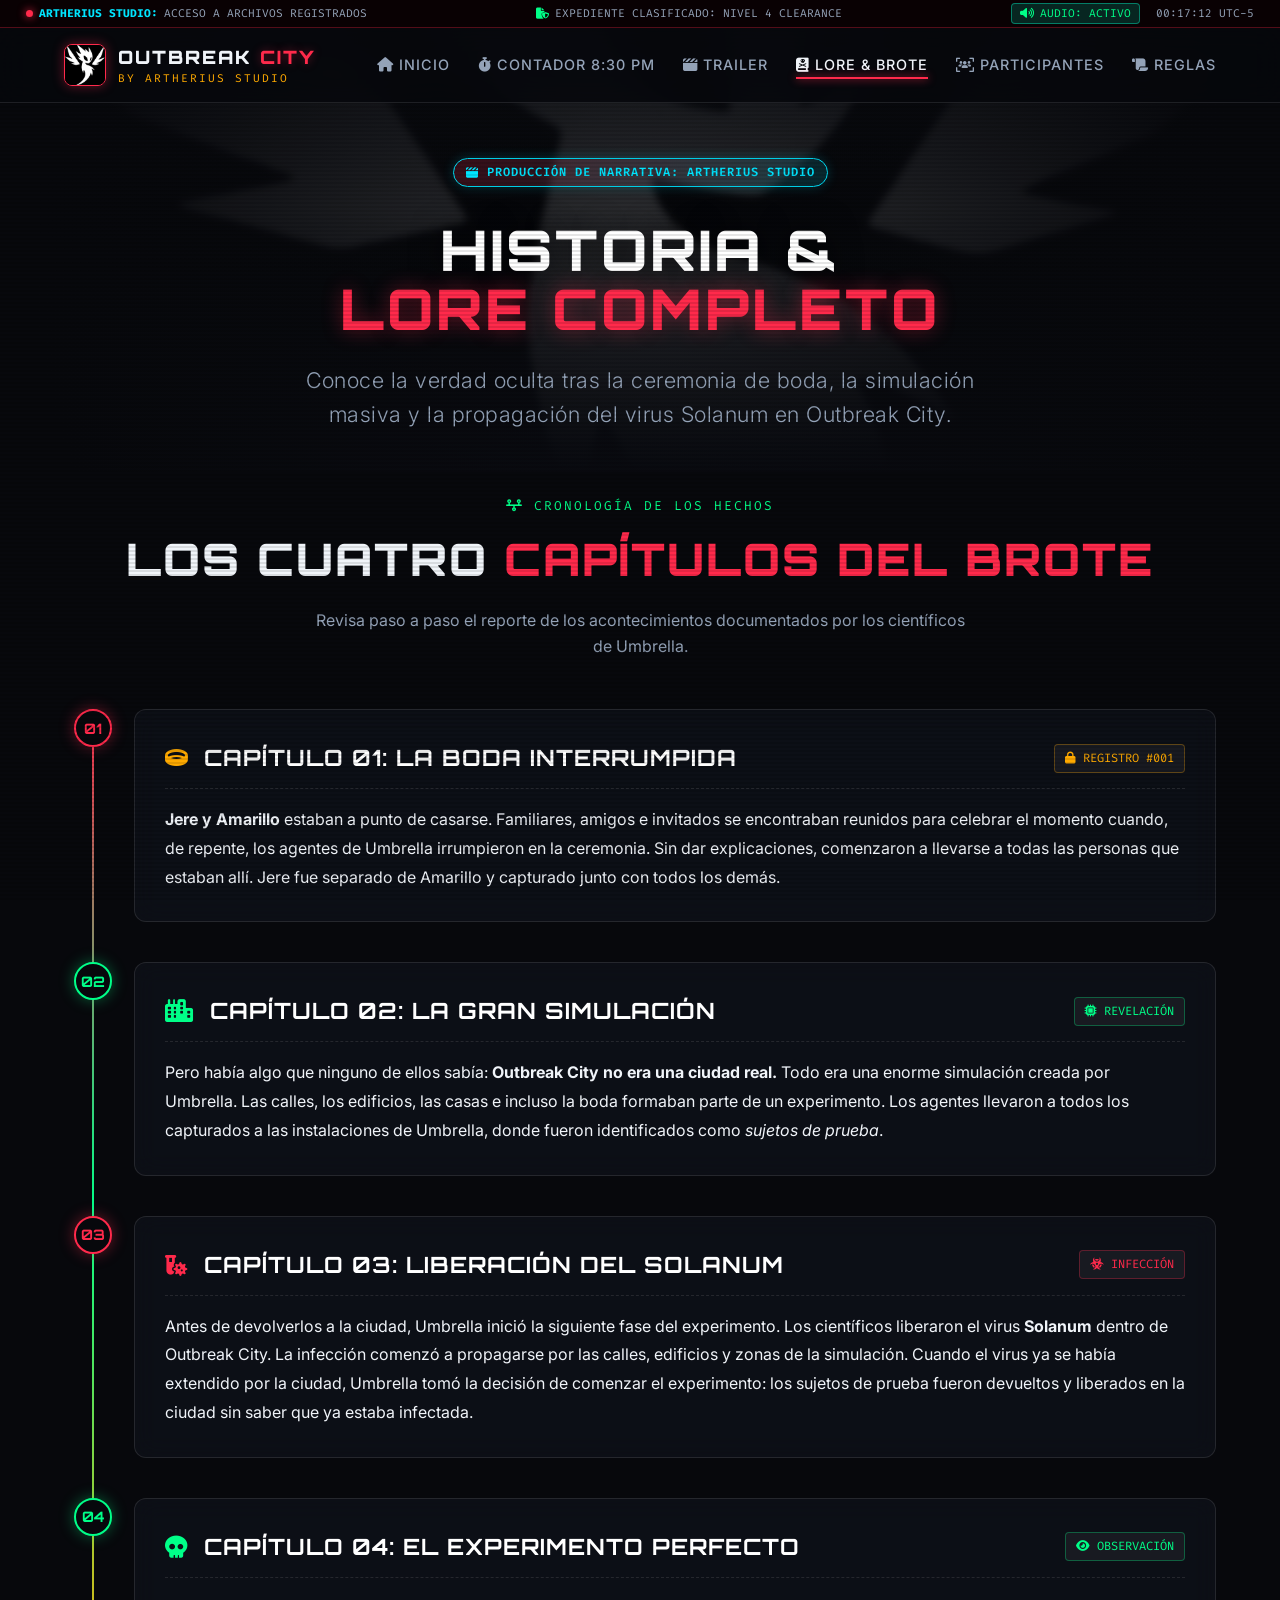
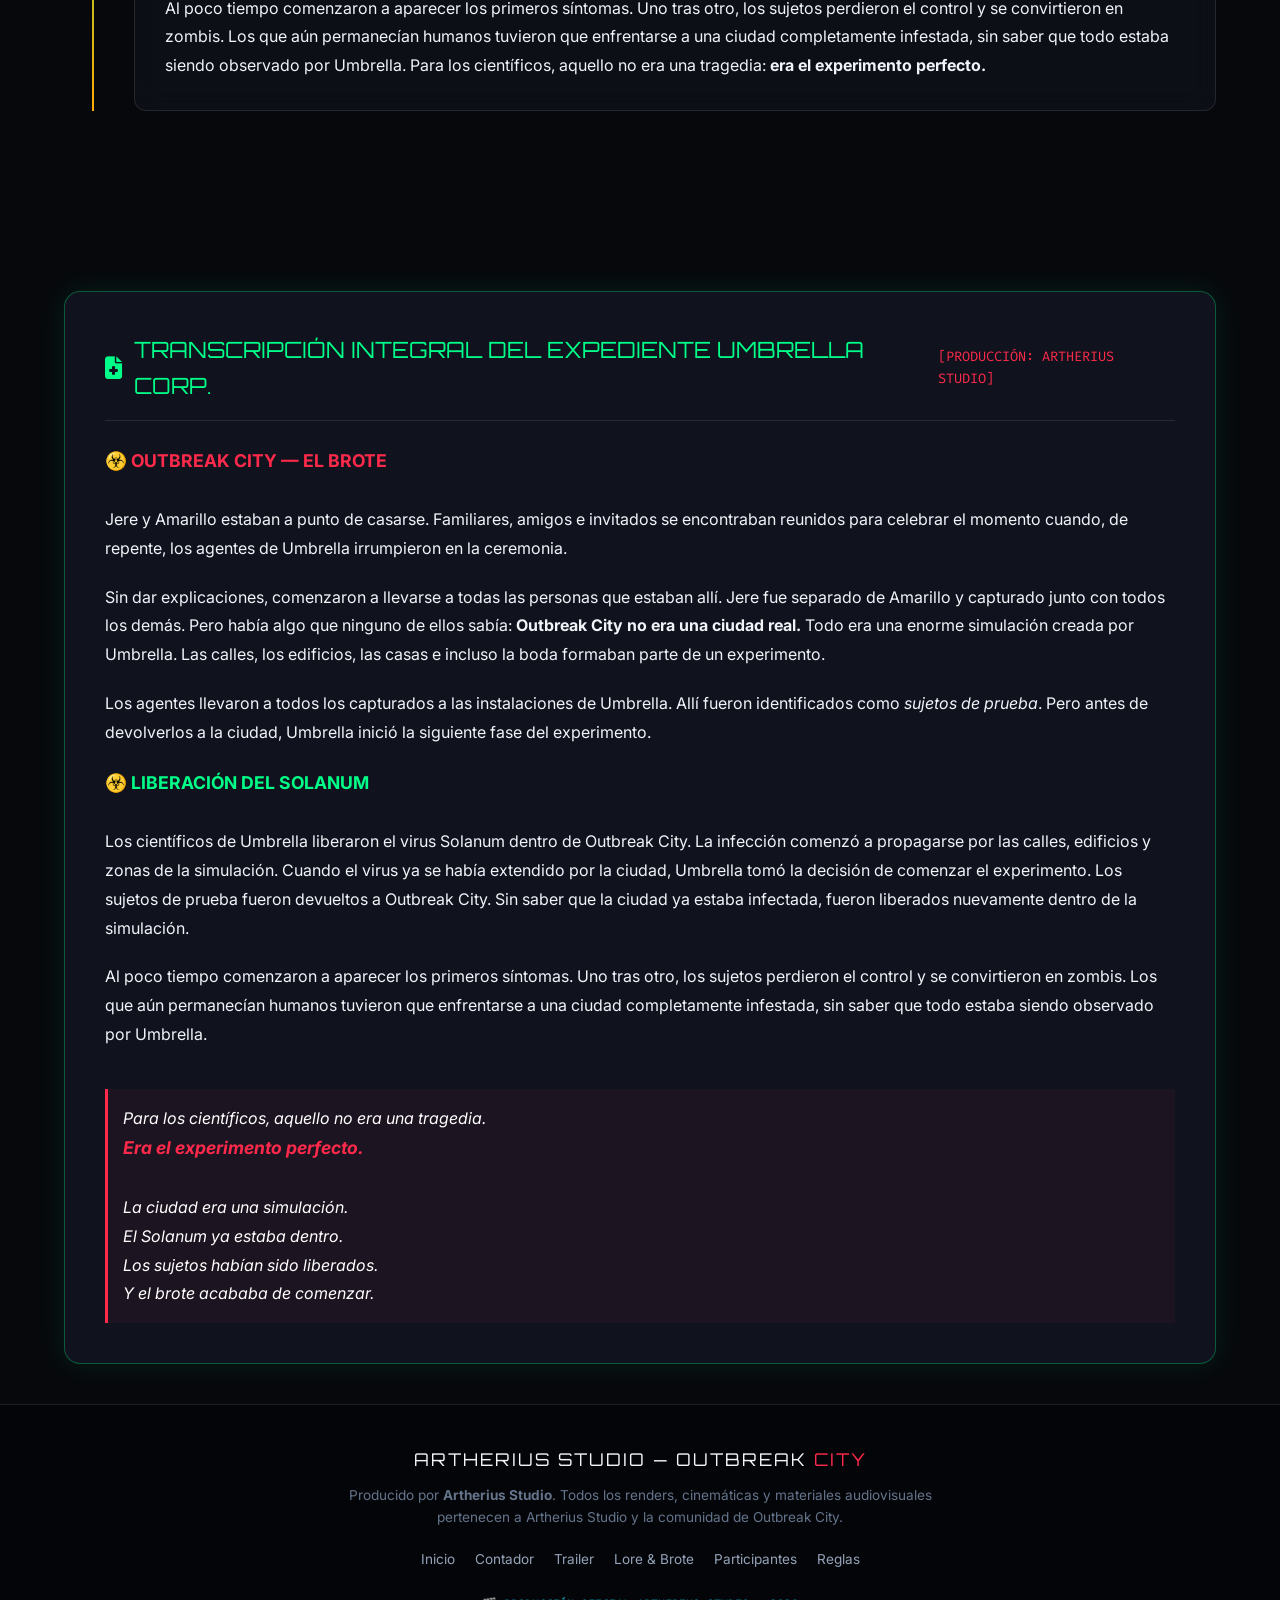
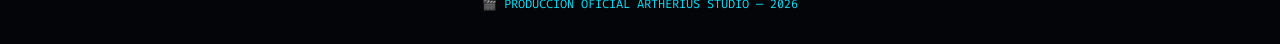
<file: lore.html>
<!DOCTYPE html>
<html lang="es">
<head>
  <meta charset="UTF-8">
  <meta name="viewport" content="width=device-width, initial-scale=1.0">
  <title>LORE & EL BROTE — Outbreak City | Artherius Studio</title>
  
  <meta name="description" content="Lee la historia completa y expedientes de Outbreak City producidos por Artherius Studio. La boda de Jere y Amarillo, la gran simulación de Umbrella y la liberación del virus Solanum.">
  <meta name="keywords" content="Artherius Studio, Lore Outbreak City, Virus Solanum, Umbrella Corporation, Jere y Amarillo, Simulación Minecraft, Zombis Solanum">
  
  <link rel="icon" type="image/jpeg" href="./fondo.jpeg">

  <link rel="stylesheet" href="./styles.css">
  <link rel="stylesheet" href="https://cdnjs.cloudflare.com/ajax/libs/font-awesome/6.4.0/css/all.min.css">
</head>
<body>

  <div class="umbrella-top-ticker">
    <div class="ticker-item">
      <span class="ticker-pulse"></span>
      <span style="color: var(--accent-cyan); font-weight: 700;">ARTHERIUS STUDIO:</span> ACCESO A ARCHIVOS REGISTRADOS
    </div>
    <div class="ticker-item">
      <i class="fa-solid fa-file-shield" style="color: var(--accent-bio);"></i>
      <span>EXPEDIENTE CLASIFICADO: NIVEL 4 CLEARANCE</span>
    </div>
    <div class="ticker-item">
      <button class="sound-toggle-btn is-active" id="sound-toggle-btn" style="color: var(--accent-bio); border-color: rgba(0, 255, 204, 0.4); background: rgba(0, 255, 204, 0.15);">
        <i class="fa-solid fa-volume-high"></i> AUDIO: ACTIVO
      </button>
      <span id="live-clock" style="margin-left: 10px;">00:00:00 UTC-5</span>
    </div>
  </div>

  <div class="bg-scanlines"></div>

  <nav class="navbar" id="navbar">
    <a href="index.html" class="navbar-brand">
      <img src="./fondo.jpeg" alt="Outbreak City Logo" class="navbar-logo-img">
      <div>
        <div class="navbar-title">OUTBREAK <span>CITY</span></div>
        <div class="studio-subtitle">BY ARTHERIUS STUDIO</div>
      </div>
    </a>
    
    <ul class="nav-links" id="nav-links">
      <li><a href="index.html" class="nav-link"><i class="fa-solid fa-house"></i> Inicio</a></li>
      <li><a href="evento.html" class="nav-link"><i class="fa-solid fa-stopwatch"></i> Contador 8:30 PM</a></li>
      <li><a href="trailer.html" class="nav-link"><i class="fa-solid fa-clapperboard"></i> Trailer</a></li>
      <li><a href="lore.html" class="nav-link active"><i class="fa-solid fa-book-skull"></i> Lore & Brote</a></li>
      <li><a href="participantes.html" class="nav-link"><i class="fa-solid fa-users-viewfinder"></i> Participantes</a></li>
      <li><a href="reglas.html" class="nav-link"><i class="fa-solid fa-scroll"></i> Reglas</a></li>
    </ul>

    <button class="menu-toggle" id="menu-toggle" aria-label="Abrir menú de navegación">
      <i class="fa-solid fa-bars" id="menu-icon"></i>
    </button>
  </nav>

  <section class="hero-section" style="min-height: 45vh; padding-top: 130px; padding-bottom: 40px;">
    <div class="hero-bg-container">
      <img src="./fondo.jpeg" alt="Fondo Lore Outbreak City" class="hero-bg-image" style="filter: brightness(0.25) blur(3px);">
      <div class="hero-bg-overlay"></div>
    </div>

    <div class="hero-content">
      <div class="artherius-badge">
        <i class="fa-solid fa-clapperboard"></i> PRODUCCIÓN DE NARRATIVA: ARTHERIUS STUDIO
      </div>

      <h1 class="hero-title" style="font-size: clamp(2rem, 5vw, 3.5rem); margin-top: 10px;">
        HISTORIA & <span class="glitch-text">LORE COMPLETO</span>
      </h1>

      <p class="hero-subtitle">
        Conoce la verdad oculta tras la ceremonia de boda, la simulación masiva y la propagación del virus Solanum en Outbreak City.
      </p>
    </div>
  </section>

  <section class="section" style="padding-top: 20px;">
    <div class="section-header">
      <span class="section-tag"><i class="fa-solid fa-timeline"></i> CRONOLOGÍA DE LOS HECHOS</span>
      <h2 class="section-title">LOS CUATRO <span>CAPÍTULOS DEL BROTE</span></h2>
      <p class="section-desc">Revisa paso a paso el reporte de los acontecimientos documentados por los científicos de Umbrella.</p>
    </div>

    <div class="lore-timeline">
      
      <div class="timeline-chapter">
        <div class="timeline-badge">01</div>
        <div class="chapter-content-card">
          <div class="chapter-header">
            <h3 class="chapter-title"><i class="fa-solid fa-ring" style="color: var(--accent-amber); margin-right: 8px;"></i> CAPÍTULO 01: LA BODA INTERRUMPIDA</h3>
            <span class="chapter-tag"><i class="fa-solid fa-lock"></i> REGISTRO #001</span>
          </div>
          <p class="chapter-text">
            <strong>Jere y Amarillo</strong> estaban a punto de casarse. Familiares, amigos e invitados se encontraban reunidos para celebrar el momento cuando, de repente, los agentes de Umbrella irrumpieron en la ceremonia. Sin dar explicaciones, comenzaron a llevarse a todas las personas que estaban allí. Jere fue separado de Amarillo y capturado junto con todos los demás.
          </p>
        </div>
      </div>

      <div class="timeline-chapter chapter-bio">
        <div class="timeline-badge">02</div>
        <div class="chapter-content-card">
          <div class="chapter-header">
            <h3 class="chapter-title"><i class="fa-solid fa-city" style="color: var(--accent-bio); margin-right: 8px;"></i> CAPÍTULO 02: LA GRAN SIMULACIÓN</h3>
            <span class="chapter-tag" style="color: var(--accent-bio); border-color: var(--border-bio);"><i class="fa-solid fa-microchip"></i> REVELACIÓN</span>
          </div>
          <p class="chapter-text">
            Pero había algo que ninguno de ellos sabía: <strong>Outbreak City no era una ciudad real.</strong> Todo era una enorme simulación creada por Umbrella. Las calles, los edificios, las casas e incluso la boda formaban parte de un experimento. Los agentes llevaron a todos los capturados a las instalaciones de Umbrella, donde fueron identificados como <em>sujetos de prueba</em>.
          </p>
        </div>
      </div>

      <div class="timeline-chapter">
        <div class="timeline-badge">03</div>
        <div class="chapter-content-card">
          <div class="chapter-header">
            <h3 class="chapter-title"><i class="fa-solid fa-vial-virus" style="color: var(--accent-red); margin-right: 8px;"></i> CAPÍTULO 03: LIBERACIÓN DEL SOLANUM</h3>
            <span class="chapter-tag" style="color: var(--accent-red); border-color: var(--border-red);"><i class="fa-solid fa-biohazard"></i> INFECCIÓN</span>
          </div>
          <p class="chapter-text">
            Antes de devolverlos a la ciudad, Umbrella inició la siguiente fase del experimento. Los científicos liberaron el virus <strong>Solanum</strong> dentro de Outbreak City. La infección comenzó a propagarse por las calles, edificios y zonas de la simulación. Cuando el virus ya se había extendido por la ciudad, Umbrella tomó la decisión de comenzar el experimento: los sujetos de prueba fueron devueltos y liberados en la ciudad sin saber que ya estaba infectada.
          </p>
        </div>
      </div>

      <div class="timeline-chapter chapter-bio">
        <div class="timeline-badge">04</div>
        <div class="chapter-content-card">
          <div class="chapter-header">
            <h3 class="chapter-title"><i class="fa-solid fa-skull" style="color: var(--accent-bio); margin-right: 8px;"></i> CAPÍTULO 04: EL EXPERIMENTO PERFECTO</h3>
            <span class="chapter-tag" style="color: var(--accent-bio); border-color: var(--border-bio);"><i class="fa-solid fa-eye"></i> OBSERVACIÓN</span>
          </div>
          <p class="chapter-text">
            Al poco tiempo comenzaron a aparecer los primeros síntomas. Uno tras otro, los sujetos perdieron el control y se convirtieron en zombis. Los que aún permanecían humanos tuvieron que enfrentarse a una ciudad completamente infestada, sin saber que todo estaba siendo observado por Umbrella. Para los científicos, aquello no era una tragedia: <strong>era el experimento perfecto.</strong>
          </p>
        </div>
      </div>

    </div>
  </section>

  <section class="section" style="padding-top: 10px; padding-bottom: 40px;">
    <div class="full-lore-box">
      <div class="full-lore-header">
        <div class="full-lore-title">
          <i class="fa-solid fa-file-medical"></i> TRANSCRIPCIÓN INTEGRAL DEL EXPEDIENTE UMBRELLA CORP.
        </div>
        <span style="font-family: var(--font-mono); color: var(--accent-red); font-size: 0.85rem;">[PRODUCCIÓN: ARTHERIUS STUDIO]</span>
      </div>

      <div class="full-lore-content">
        <p>
          <strong style="color: var(--accent-red); font-size: 1.1rem;">☣️ OUTBREAK CITY — EL BROTE</strong><br><br>
          Jere y Amarillo estaban a punto de casarse. Familiares, amigos e invitados se encontraban reunidos para celebrar el momento cuando, de repente, los agentes de Umbrella irrumpieron en la ceremonia.
        </p>
        <p>
          Sin dar explicaciones, comenzaron a llevarse a todas las personas que estaban allí. Jere fue separado de Amarillo y capturado junto con todos los demás. Pero había algo que ninguno de ellos sabía: <strong>Outbreak City no era una ciudad real.</strong> Todo era una enorme simulación creada por Umbrella. Las calles, los edificios, las casas e incluso la boda formaban parte de un experimento.
        </p>
        <p>
          Los agentes llevaron a todos los capturados a las instalaciones de Umbrella. Allí fueron identificados como <em>sujetos de prueba</em>. Pero antes de devolverlos a la ciudad, Umbrella inició la siguiente fase del experimento.
        </p>
        <p>
          <strong style="color: var(--accent-bio); font-size: 1.1rem;">☣️ LIBERACIÓN DEL SOLANUM</strong><br><br>
          Los científicos de Umbrella liberaron el virus Solanum dentro de Outbreak City. La infección comenzó a propagarse por las calles, edificios y zonas de la simulación. Cuando el virus ya se había extendido por la ciudad, Umbrella tomó la decisión de comenzar el experimento. Los sujetos de prueba fueron devueltos a Outbreak City. Sin saber que la ciudad ya estaba infectada, fueron liberados nuevamente dentro de la simulación.
        </p>
        <p>
          Al poco tiempo comenzaron a aparecer los primeros síntomas. Uno tras otro, los sujetos perdieron el control y se convirtieron en zombis. Los que aún permanecían humanos tuvieron que enfrentarse a una ciudad completamente infestada, sin saber que todo estaba siendo observado por Umbrella.
        </p>
        <div style="border-left: 3px solid var(--accent-red); padding-left: 20px; margin-top: 20px; font-style: italic; color: #fff; background: rgba(255,42,75,0.05); padding: 15px;">
          Para los científicos, aquello no era una tragedia.<br>
          <strong style="color: var(--accent-red); font-size: 1.1rem;">Era el experimento perfecto.</strong><br><br>
          La ciudad era una simulación.<br>
          El Solanum ya estaba dentro.<br>
          Los sujetos habían sido liberados.<br>
          Y el brote acababa de comenzar.
        </div>
      </div>
    </div>
  </section>

  <footer class="footer">
    <div class="footer-brand">ARTHERIUS STUDIO — OUTBREAK <span>CITY</span></div>
    <p class="footer-text">
      Producido por <strong>Artherius Studio</strong>. Todos los renders, cinemáticas y materiales audiovisuales pertenecen a Artherius Studio y la comunidad de Outbreak City.
    </p>
    <ul class="footer-links">
      <li><a href="index.html">Inicio</a></li>
      <li><a href="evento.html">Contador</a></li>
      <li><a href="trailer.html">Trailer</a></li>
      <li><a href="lore.html">Lore & Brote</a></li>
      <li><a href="participantes.html">Participantes</a></li>
      <li><a href="reglas.html">Reglas</a></li>
    </ul>
    <p style="font-family: var(--font-mono); font-size: 0.75rem; margin-top: 15px; color: var(--accent-cyan);">
      🎬 PRODUCCIÓN OFICIAL ARTHERIUS STUDIO — 2026
    </p>
  </footer>

  <script src="./app.js"></script>
</body>
</html>
</file>
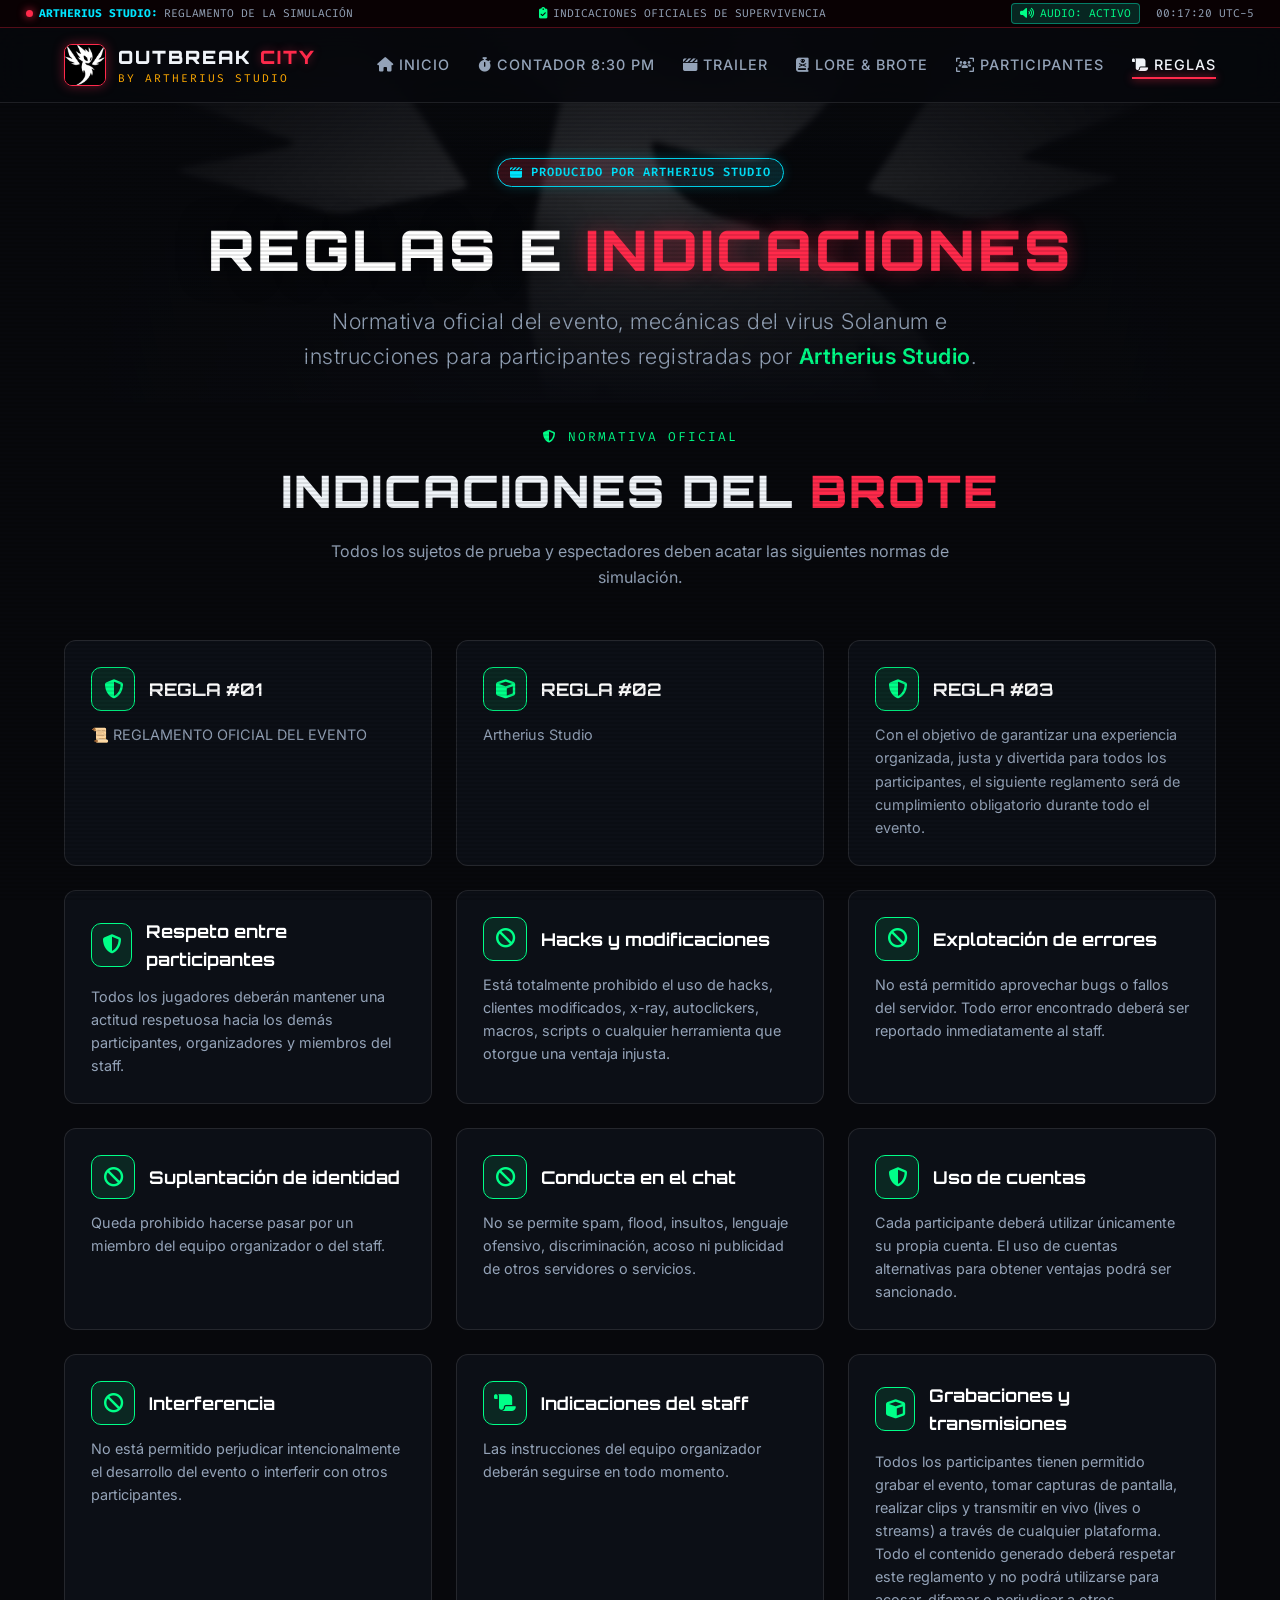
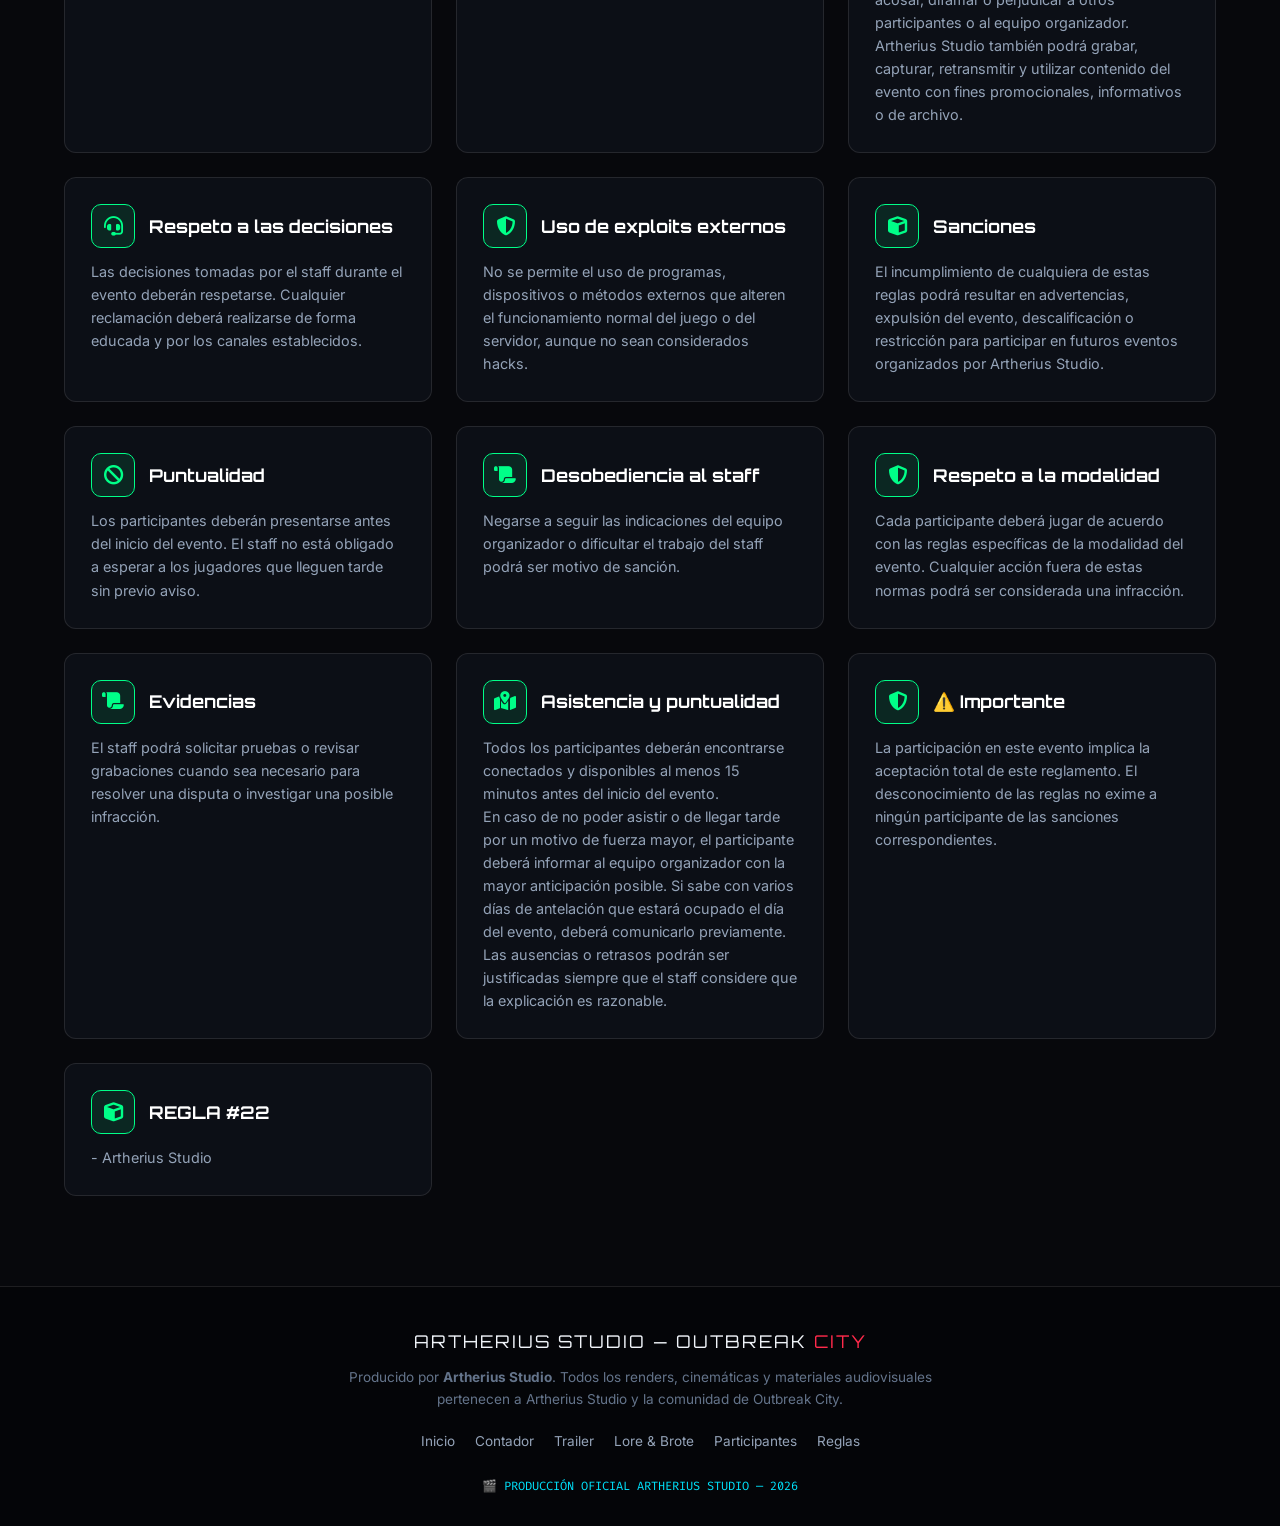
<file: reglas.html>
<!DOCTYPE html>
<html lang="es">
<head>
  <meta charset="UTF-8">
  <meta name="viewport" content="width=device-width, initial-scale=1.0">
  <title>REGLAS E INDICACIONES — Outbreak City | Artherius Studio</title>
  
  <meta name="description" content="Reglas oficiales e indicaciones de supervivencia para el evento Outbreak City — El Brote. Creado y producido por Artherius Studio.">
  <meta name="keywords" content="Reglas Outbreak City, Artherius Studio, Servidor Minecraft, Virus Solanum Reglas, Indicaciones Simulación">
  
  <link rel="icon" type="image/jpeg" href="./fondo.jpeg">

  <link rel="stylesheet" href="./styles.css">
  <link rel="stylesheet" href="https://cdnjs.cloudflare.com/ajax/libs/font-awesome/6.4.0/css/all.min.css">
</head>
<body>

  <div class="umbrella-top-ticker">
    <div class="ticker-item">
      <span class="ticker-pulse"></span>
      <span style="color: var(--accent-cyan); font-weight: 700;">ARTHERIUS STUDIO:</span> REGLAMENTO DE LA SIMULACIÓN
    </div>
    <div class="ticker-item">
      <i class="fa-solid fa-clipboard-check" style="color: var(--accent-bio);"></i>
      <span>INDICACIONES OFICIALES DE SUPERVIVENCIA</span>
    </div>
    <div class="ticker-item">
      <button class="sound-toggle-btn is-active" id="sound-toggle-btn" style="color: var(--accent-bio); border-color: rgba(0, 255, 204, 0.4); background: rgba(0, 255, 204, 0.15);">
        <i class="fa-solid fa-volume-high"></i> AUDIO: ACTIVO
      </button>
      <span id="live-clock" style="margin-left: 10px;">00:00:00 UTC-5</span>
    </div>
  </div>

  <div class="bg-scanlines"></div>

  <nav class="navbar" id="navbar">
    <a href="index.html" class="navbar-brand">
      <img src="./fondo.jpeg" alt="Outbreak City Logo" class="navbar-logo-img">
      <div>
        <div class="navbar-title">OUTBREAK <span>CITY</span></div>
        <div class="studio-subtitle">BY ARTHERIUS STUDIO</div>
      </div>
    </a>
    
    <ul class="nav-links" id="nav-links">
      <li><a href="index.html" class="nav-link"><i class="fa-solid fa-house"></i> Inicio</a></li>
      <li><a href="evento.html" class="nav-link"><i class="fa-solid fa-stopwatch"></i> Contador 8:30 PM</a></li>
      <li><a href="trailer.html" class="nav-link"><i class="fa-solid fa-clapperboard"></i> Trailer</a></li>
      <li><a href="lore.html" class="nav-link"><i class="fa-solid fa-book-skull"></i> Lore & Brote</a></li>
      <li><a href="participantes.html" class="nav-link"><i class="fa-solid fa-users-viewfinder"></i> Participantes</a></li>
      <li><a href="reglas.html" class="nav-link active"><i class="fa-solid fa-scroll"></i> Reglas</a></li>
    </ul>

    <button class="menu-toggle" id="menu-toggle" aria-label="Abrir menú de navegación">
      <i class="fa-solid fa-bars" id="menu-icon"></i>
    </button>
  </nav>

  <section class="hero-section" style="min-height: 40vh; padding-top: 130px; padding-bottom: 30px;">
    <div class="hero-bg-container">
      <img src="./fondo.jpeg" alt="Reglas Banner" class="hero-bg-image" style="filter: brightness(0.25) blur(2px);">
      <div class="hero-bg-overlay"></div>
    </div>

    <div class="hero-content">
      <div class="artherius-badge">
        <i class="fa-solid fa-clapperboard"></i> PRODUCIDO POR ARTHERIUS STUDIO
      </div>

      <h1 class="hero-title" style="font-size: clamp(2rem, 5vw, 3.5rem); margin-top: 10px;">
        REGLAS E <span class="glitch-text">INDICACIONES</span>
      </h1>

      <p class="hero-subtitle">
        Normativa oficial del evento, mecánicas del virus Solanum e instrucciones para participantes registradas por <strong>Artherius Studio</strong>.
      </p>
    </div>
  </section>

  <section class="section" style="padding-top: 20px; padding-bottom: 60px;">
    <div class="section-header">
      <span class="section-tag"><i class="fa-solid fa-shield-halved"></i> NORMATIVA OFICIAL</span>
      <h2 class="section-title">INDICACIONES DEL <span>BROTE</span></h2>
      <p class="section-desc">Todos los sujetos de prueba y espectadores deben acatar las siguientes normas de simulación.</p>
    </div>

    <div class="rules-grid" id="rules-container">
      <!-- Loaded dynamically from reglas e indicaciones.txt -->
    </div>
  </section>

  <footer class="footer">
    <div class="footer-brand">ARTHERIUS STUDIO — OUTBREAK <span>CITY</span></div>
    <p class="footer-text">
      Producido por <strong>Artherius Studio</strong>. Todos los renders, cinemáticas y materiales audiovisuales pertenecen a Artherius Studio y la comunidad de Outbreak City.
    </p>
    <ul class="footer-links">
      <li><a href="index.html">Inicio</a></li>
      <li><a href="evento.html">Contador</a></li>
      <li><a href="trailer.html">Trailer</a></li>
      <li><a href="lore.html">Lore & Brote</a></li>
      <li><a href="participantes.html">Participantes</a></li>
      <li><a href="reglas.html">Reglas</a></li>
    </ul>
    <p style="font-family: var(--font-mono); font-size: 0.75rem; margin-top: 15px; color: var(--accent-cyan);">
      🎬 PRODUCCIÓN OFICIAL ARTHERIUS STUDIO — 2026
    </p>
  </footer>

  <script src="./app.js?v=2"></script>
</body>
</html>
</file>
<file: styles.css>
/* ==========================================================================
   OUTBREAK CITY — EL BROTE
   Design System & Styling
   ========================================================================== */

@import url('https://fonts.googleapis.com/css2?family=Cinzel:wght@600;700;900&family=Inter:wght@300;400;500;600;700&family=Orbitron:wght@500;700;900&family=Fira+Code:wght@400;600&display=swap');

:root {
  --bg-dark: #07080c;
  --bg-panel: rgba(15, 18, 26, 0.75);
  --bg-card: rgba(22, 27, 38, 0.65);
  --bg-card-hover: rgba(30, 37, 52, 0.85);

  --accent-red: #ff2a4b;
  --accent-red-glow: rgba(255, 42, 75, 0.4);
  --accent-bio: #00ff88;
  --accent-bio-glow: rgba(0, 255, 136, 0.35);
  --accent-amber: #ffaa00;
  --accent-amber-glow: rgba(255, 170, 0, 0.3);
  --accent-cyan: #00e5ff;

  --text-main: #f0f4f9;
  --text-muted: #94a3b8;
  --text-dim: #64748b;

  --border-light: rgba(255, 255, 255, 0.1);
  --border-red: rgba(255, 42, 75, 0.3);
  --border-bio: rgba(0, 255, 136, 0.3);

  --font-title: 'Orbitron', sans-serif;
  --font-lore: 'Cinzel', serif;
  --font-body: 'Inter', sans-serif;
  --font-mono: 'Fira Code', monospace;

  --transition-fast: 0.2s cubic-bezier(0.4, 0, 0.2, 1);
  --transition-normal: 0.3s cubic-bezier(0.4, 0, 0.2, 1);
  --transition-slow: 0.5s cubic-bezier(0.4, 0, 0.2, 1);
}

/* Reset & Base */
*, *::before, *::after {
  box-sizing: border-box;
  margin: 0;
  padding: 0;
}

html {
  scroll-behavior: smooth;
  color-scheme: dark;
}

body {
  background-color: var(--bg-dark);
  color: var(--text-main);
  font-family: var(--font-body);
  line-height: 1.6;
  overflow-x: hidden;
  position: relative;
  min-height: 100vh;
}

/* Scanline Overlay & Background Noise */
.bg-scanlines {
  position: fixed;
  top: 0;
  left: 0;
  width: 100vw;
  height: 100vh;
  pointer-events: none;
  background: linear-gradient(
    to bottom,
    rgba(255, 255, 255, 0),
    rgba(255, 255, 255, 0) 50%,
    rgba(0, 0, 0, 0.25) 50%,
    rgba(0, 0, 0, 0.25)
  );
  background-size: 100% 4px;
  z-index: 99;
  opacity: 0.4;
}

/* Scrollbar */
::-webkit-scrollbar {
  width: 8px;
}
::-webkit-scrollbar-track {
  background: var(--bg-dark);
}
::-webkit-scrollbar-thumb {
  background: rgba(255, 42, 75, 0.4);
  border-radius: 4px;
}
::-webkit-scrollbar-thumb:hover {
  background: var(--accent-red);
}

/* Navigation Header */
.navbar {
  position: fixed;
  top: 0;
  left: 0;
  right: 0;
  height: 75px;
  background: rgba(7, 8, 12, 0.85);
  backdrop-filter: blur(16px);
  -webkit-backdrop-filter: blur(16px);
  border-bottom: 1px solid var(--border-light);
  display: flex;
  align-items: center;
  justify-content: space-between;
  padding: 0 5%;
  z-index: 100;
  transition: var(--transition-normal);
}

.navbar-brand {
  display: flex;
  align-items: center;
  gap: 12px;
  text-decoration: none;
}

.navbar-logo-img {
  width: 42px;
  height: 42px;
  border-radius: 8px;
  object-fit: cover;
  border: 1px solid var(--accent-red);
  box-shadow: 0 0 12px var(--accent-red-glow);
}

.navbar-title {
  font-family: var(--font-title);
  font-size: 1.15rem;
  font-weight: 900;
  letter-spacing: 2px;
  color: var(--text-main);
  text-transform: uppercase;
}

.navbar-title span {
  color: var(--accent-red);
  text-shadow: 0 0 10px var(--accent-red-glow);
}

.nav-links {
  display: flex;
  gap: 28px;
  list-style: none;
}

.nav-link {
  color: var(--text-muted);
  text-decoration: none;
  font-size: 0.9rem;
  font-weight: 500;
  letter-spacing: 1px;
  text-transform: uppercase;
  transition: var(--transition-fast);
  position: relative;
  padding: 6px 0;
}

.nav-link:hover, .nav-link.active {
  color: var(--text-main);
}

.nav-link::after {
  content: '';
  position: absolute;
  bottom: 0;
  left: 0;
  width: 0%;
  height: 2px;
  background: var(--accent-red);
  box-shadow: 0 0 8px var(--accent-red);
  transition: var(--transition-fast);
}

.nav-link:hover::after, .nav-link.active::after {
  width: 100%;
}

.nav-cta {
  background: linear-gradient(135deg, var(--accent-red), #b3001e);
  color: #fff;
  padding: 10px 20px;
  border-radius: 6px;
  font-family: var(--font-title);
  font-size: 0.8rem;
  font-weight: 700;
  letter-spacing: 1px;
  text-transform: uppercase;
  border: 1px solid var(--accent-red);
  cursor: pointer;
  box-shadow: 0 0 15px var(--accent-red-glow);
  transition: var(--transition-fast);
}

.nav-cta:hover {
  transform: translateY(-2px);
  box-shadow: 0 0 25px rgba(255, 42, 75, 0.7);
}

/* Mobile Menu Toggle */
.menu-toggle {
  display: none;
  background: none;
  border: none;
  color: var(--text-main);
  font-size: 1.5rem;
  cursor: pointer;
}

/* Hero Section */
.hero-section {
  position: relative;
  min-height: 100vh;
  display: flex;
  align-items: center;
  justify-content: center;
  padding: 120px 5% 60px;
  overflow: hidden;
}

.hero-bg-container {
  position: absolute;
  inset: 0;
  z-index: 1;
}

.hero-bg-image {
  width: 100%;
  height: 100%;
  object-fit: cover;
  object-position: center;
  filter: brightness(0.35) contrast(1.2) saturate(1.1);
  transform: scale(1.05);
  animation: heroPulse 12s ease-in-out infinite alternate;
}

@keyframes heroPulse {
  0% { transform: scale(1.02); filter: brightness(0.35) contrast(1.1); }
  100% { transform: scale(1.08); filter: brightness(0.28) contrast(1.3); }
}

.hero-bg-overlay {
  position: absolute;
  inset: 0;
  background: radial-gradient(circle at center, rgba(15, 18, 26, 0.4) 0%, var(--bg-dark) 90%),
              linear-gradient(to bottom, rgba(7, 8, 12, 0.7) 0%, transparent 40%, var(--bg-dark) 100%);
}

.hero-content {
  position: relative;
  z-index: 2;
  max-width: 900px;
  text-align: center;
  display: flex;
  flex-direction: column;
  align-items: center;
  gap: 24px;
}

.umbrella-badge {
  display: inline-flex;
  align-items: center;
  gap: 10px;
  padding: 6px 16px;
  background: rgba(255, 42, 75, 0.12);
  border: 1px solid var(--accent-red);
  border-radius: 30px;
  font-family: var(--font-mono);
  font-size: 0.8rem;
  color: var(--accent-red);
  text-transform: uppercase;
  letter-spacing: 2px;
  box-shadow: 0 0 15px var(--accent-red-glow);
  animation: badgeBlink 2.5s infinite;
}

@keyframes badgeBlink {
  0%, 100% { opacity: 1; }
  50% { opacity: 0.6; }
}

.hero-title {
  font-family: var(--font-title);
  font-size: clamp(2.5rem, 6vw, 4.8rem);
  font-weight: 900;
  line-height: 1.05;
  letter-spacing: 3px;
  text-transform: uppercase;
  color: #ffffff;
  text-shadow: 0 0 30px rgba(0, 0, 0, 0.8);
}

.hero-title .glitch-text {
  color: var(--accent-red);
  position: relative;
  display: inline-block;
  text-shadow: 0 0 20px var(--accent-red-glow);
}

.hero-subtitle {
  font-size: clamp(1.05rem, 2vw, 1.35rem);
  color: var(--text-muted);
  max-width: 720px;
  font-weight: 300;
  letter-spacing: 0.5px;
}

.hero-subtitle strong {
  color: var(--accent-bio);
  font-weight: 600;
}

.hero-actions {
  display: flex;
  flex-wrap: wrap;
  gap: 16px;
  justify-content: center;
  margin-top: 12px;
}

.btn {
  display: inline-flex;
  align-items: center;
  gap: 10px;
  padding: 14px 28px;
  border-radius: 8px;
  font-family: var(--font-title);
  font-size: 0.9rem;
  font-weight: 700;
  letter-spacing: 1px;
  text-transform: uppercase;
  text-decoration: none;
  cursor: pointer;
  transition: var(--transition-normal);
  border: 1px solid transparent;
}

.btn-primary {
  background: linear-gradient(135deg, var(--accent-red), #990019);
  color: #fff;
  border-color: var(--accent-red);
  box-shadow: 0 0 20px var(--accent-red-glow);
}

.btn-primary:hover {
  transform: translateY(-3px) scale(1.02);
  box-shadow: 0 0 35px rgba(255, 42, 75, 0.8);
}

.btn-secondary {
  background: var(--bg-panel);
  color: var(--text-main);
  border-color: var(--border-light);
  backdrop-filter: blur(10px);
}

.btn-secondary:hover {
  background: rgba(255, 255, 255, 0.08);
  border-color: var(--accent-bio);
  color: var(--accent-bio);
  box-shadow: 0 0 20px var(--accent-bio-glow);
  transform: translateY(-3px);
}

.btn-outline {
  background: transparent;
  color: var(--accent-bio);
  border-color: var(--accent-bio);
}

.btn-outline:hover {
  background: rgba(0, 255, 136, 0.1);
  box-shadow: 0 0 25px var(--accent-bio-glow);
  transform: translateY(-3px);
}

/* Quick Server Stats Bar */
.stats-bar {
  display: flex;
  justify-content: center;
  align-items: center;
  gap: 32px;
  margin-top: 30px;
  padding: 16px 32px;
  background: rgba(15, 18, 26, 0.8);
  border: 1px solid var(--border-light);
  border-radius: 12px;
  backdrop-filter: blur(12px);
  box-shadow: 0 8px 32px rgba(0, 0, 0, 0.4);
  max-width: 800px;
  width: 100%;
}

.stat-item {
  display: flex;
  flex-direction: column;
  align-items: center;
}

.stat-value {
  font-family: var(--font-title);
  font-size: 1.25rem;
  font-weight: 700;
  color: var(--accent-bio);
}

.stat-label {
  font-size: 0.75rem;
  color: var(--text-dim);
  text-transform: uppercase;
  letter-spacing: 1px;
}

.stat-divider {
  width: 1px;
  height: 30px;
  background: var(--border-light);
}

/* Main Section Layout */
.section {
  padding: 90px 5%;
  max-width: 1280px;
  margin: 0 auto;
  position: relative;
}

.section-header {
  text-align: center;
  margin-bottom: 50px;
}

.section-tag {
  font-family: var(--font-mono);
  font-size: 0.8rem;
  color: var(--accent-bio);
  text-transform: uppercase;
  letter-spacing: 2px;
  display: inline-block;
  margin-bottom: 8px;
}

.section-title {
  font-family: var(--font-title);
  font-size: clamp(1.8rem, 4vw, 2.8rem);
  font-weight: 900;
  text-transform: uppercase;
  letter-spacing: 2px;
  color: var(--text-main);
}

.section-title span {
  color: var(--accent-red);
}

.section-desc {
  color: var(--text-muted);
  font-size: 1rem;
  max-width: 650px;
  margin: 12px auto 0;
}

/* Category Grid & Cards */
.categories-grid {
  display: grid;
  grid-template-columns: repeat(auto-fit, minmax(260px, 1fr));
  gap: 24px;
  margin-top: 20px;
}

.category-card {
  background: var(--bg-card);
  border: 1px solid var(--border-light);
  border-radius: 16px;
  padding: 28px 24px;
  text-decoration: none;
  color: var(--text-main);
  display: flex;
  flex-direction: column;
  gap: 14px;
  position: relative;
  overflow: hidden;
  backdrop-filter: blur(12px);
  transition: var(--transition-normal);
}

.category-card::before {
  content: '';
  position: absolute;
  top: 0;
  left: 0;
  right: 0;
  height: 3px;
  background: var(--border-light);
  transition: var(--transition-normal);
}

.category-card.cat-red::before { background: var(--accent-red); box-shadow: 0 0 10px var(--accent-red); }
.category-card.cat-bio::before { background: var(--accent-bio); box-shadow: 0 0 10px var(--accent-bio); }
.category-card.cat-amber::before { background: var(--accent-amber); box-shadow: 0 0 10px var(--accent-amber); }
.category-card.cat-cyan::before { background: var(--accent-cyan); box-shadow: 0 0 10px var(--accent-cyan); }

.category-card:hover {
  transform: translateY(-8px);
  background: var(--bg-card-hover);
  border-color: rgba(255, 255, 255, 0.25);
  box-shadow: 0 16px 36px rgba(0, 0, 0, 0.6);
}

.category-badge {
  align-self: flex-start;
  font-family: var(--font-mono);
  font-size: 0.7rem;
  padding: 4px 10px;
  border-radius: 20px;
  background: rgba(255, 255, 255, 0.05);
  border: 1px solid var(--border-light);
  color: var(--text-muted);
  letter-spacing: 1px;
}

.category-card.cat-red .category-badge { color: var(--accent-red); border-color: var(--border-red); background: rgba(255, 42, 75, 0.1); }
.category-card.cat-bio .category-badge { color: var(--accent-bio); border-color: var(--border-bio); background: rgba(0, 255, 136, 0.1); }
.category-card.cat-amber .category-badge { color: var(--accent-amber); border-color: rgba(255, 170, 0, 0.3); background: rgba(255, 170, 0, 0.1); }
.category-card.cat-cyan .category-badge { color: var(--accent-cyan); border-color: rgba(0, 229, 255, 0.3); background: rgba(0, 229, 255, 0.1); }

.category-icon {
  font-size: 2.2rem;
  margin-top: 4px;
}

.category-card.cat-red .category-icon { color: var(--accent-red); }
.category-card.cat-bio .category-icon { color: var(--accent-bio); }
.category-card.cat-amber .category-icon { color: var(--accent-amber); }
.category-card.cat-cyan .category-icon { color: var(--accent-cyan); }

.category-title {
  font-family: var(--font-title);
  font-size: 1.15rem;
  font-weight: 700;
  letter-spacing: 1px;
}

.category-desc {
  font-size: 0.88rem;
  color: var(--text-muted);
  line-height: 1.5;
  flex: 1;
}

.category-link-btn {
  font-family: var(--font-mono);
  font-size: 0.78rem;
  font-weight: 600;
  display: flex;
  align-items: center;
  gap: 8px;
  color: var(--text-main);
  transition: var(--transition-fast);
  margin-top: 6px;
}

.category-card:hover .category-link-btn {
  gap: 12px;
}

.category-card.cat-red:hover .category-link-btn { color: var(--accent-red); }
.category-card.cat-bio:hover .category-link-btn { color: var(--accent-bio); }
.category-card.cat-amber:hover .category-link-btn { color: var(--accent-amber); }
.category-card.cat-cyan:hover .category-link-btn { color: var(--accent-cyan); }

/* Category Section Wrapper Highlight */
.category-section-wrapper {
  border-top: 1px solid var(--border-light);
  margin-top: 20px;
}

/* Trailer Video Player Section */
.trailer-container {
  position: relative;
  max-width: 1000px;
  margin: 0 auto;
  border-radius: 16px;
  overflow: hidden;
  background: #000;
  border: 1px solid var(--border-red);
  box-shadow: 0 0 40px rgba(255, 42, 75, 0.25), 0 20px 50px rgba(0,0,0,0.8);
}

.trailer-header-bar {
  background: rgba(18, 22, 32, 0.95);
  padding: 12px 24px;
  display: flex;
  align-items: center;
  justify-content: space-between;
  border-bottom: 1px solid var(--border-light);
}

.trailer-status {
  display: flex;
  align-items: center;
  gap: 10px;
  font-family: var(--font-mono);
  font-size: 0.8rem;
  color: var(--accent-red);
}

.status-dot {
  width: 10px;
  height: 10px;
  border-radius: 50%;
  background: var(--accent-red);
  box-shadow: 0 0 8px var(--accent-red);
  animation: pulseDot 1.5s infinite;
}

@keyframes pulseDot {
  0%, 100% { opacity: 1; transform: scale(1); }
  50% { opacity: 0.4; transform: scale(0.85); }
}

.video-wrapper {
  position: relative;
  width: 100%;
  aspect-ratio: 16 / 9;
  background: #000;
  display: flex;
  align-items: center;
  justify-content: center;
}

.video-wrapper video {
  width: 100%;
  height: 100%;
  object-fit: cover;
  display: block;
}

/* Custom Play Overlay */
.video-overlay-play {
  position: absolute;
  inset: 0;
  background: rgba(0, 0, 0, 0.45);
  display: flex;
  flex-direction: column;
  align-items: center;
  justify-content: center;
  gap: 16px;
  cursor: pointer;
  transition: var(--transition-normal);
  z-index: 10;
}

.video-overlay-play.hidden {
  opacity: 0;
  pointer-events: none;
}

.play-icon-btn {
  width: 80px;
  height: 80px;
  border-radius: 50%;
  background: rgba(255, 42, 75, 0.9);
  border: 2px solid #fff;
  display: flex;
  align-items: center;
  justify-content: center;
  color: #fff;
  font-size: 2rem;
  box-shadow: 0 0 30px var(--accent-red-glow);
  transition: var(--transition-fast);
  padding-left: 4px;
}

.video-overlay-play:hover .play-icon-btn {
  transform: scale(1.1);
  background: var(--accent-red);
  box-shadow: 0 0 45px rgba(255, 42, 75, 0.9);
}

.play-text {
  font-family: var(--font-title);
  font-size: 0.95rem;
  letter-spacing: 2px;
  color: #fff;
  text-shadow: 0 2px 10px rgba(0,0,0,0.8);
}

/* Lore Section - Classified Dossier Style */
.lore-grid {
  display: grid;
  grid-template-columns: repeat(auto-fit, minmax(300px, 1fr));
  gap: 24px;
  margin-top: 30px;
}

.lore-card {
  background: var(--bg-card);
  border: 1px solid var(--border-light);
  border-radius: 14px;
  padding: 30px;
  position: relative;
  overflow: hidden;
  backdrop-filter: blur(12px);
  transition: var(--transition-normal);
  display: flex;
  flex-direction: column;
  gap: 16px;
}

.lore-card::before {
  content: '';
  position: absolute;
  top: 0;
  left: 0;
  width: 4px;
  height: 100%;
  background: var(--accent-red);
  box-shadow: 0 0 10px var(--accent-red);
}

.lore-card.bio-theme::before {
  background: var(--accent-bio);
  box-shadow: 0 0 10px var(--accent-bio);
}

.lore-card:hover {
  transform: translateY(-6px);
  background: var(--bg-card-hover);
  border-color: rgba(255, 42, 75, 0.4);
  box-shadow: 0 12px 30px rgba(0, 0, 0, 0.5);
}

.lore-card-stamp {
  position: absolute;
  top: 20px;
  right: 20px;
  font-family: var(--font-mono);
  font-size: 0.65rem;
  padding: 4px 8px;
  border: 1px solid var(--accent-red);
  color: var(--accent-red);
  border-radius: 4px;
  text-transform: uppercase;
  letter-spacing: 1px;
  opacity: 0.8;
  transform: rotate(5deg);
}

.lore-card.bio-theme .lore-card-stamp {
  border-color: var(--accent-bio);
  color: var(--accent-bio);
}

.lore-card-icon {
  font-size: 2rem;
}

.lore-card-title {
  font-family: var(--font-lore);
  font-size: 1.3rem;
  color: #fff;
  font-weight: 700;
  letter-spacing: 0.5px;
}

.lore-card-body {
  color: var(--text-muted);
  font-size: 0.95rem;
  line-height: 1.7;
}

.lore-highlight {
  color: var(--accent-red);
  font-weight: 600;
}

.lore-card.bio-theme .lore-highlight {
  color: var(--accent-bio);
}

/* Lore Interactive Timeline / Modal toggle */
.full-lore-box {
  margin-top: 40px;
  background: rgba(18, 22, 32, 0.9);
  border: 1px solid var(--border-bio);
  border-radius: 16px;
  padding: 40px;
  position: relative;
  box-shadow: 0 0 30px rgba(0, 255, 136, 0.1);
}

.full-lore-header {
  display: flex;
  align-items: center;
  justify-content: space-between;
  margin-bottom: 24px;
  border-bottom: 1px solid var(--border-light);
  padding-bottom: 16px;
}

.full-lore-title {
  font-family: var(--font-title);
  font-size: 1.4rem;
  color: var(--accent-bio);
  display: flex;
  align-items: center;
  gap: 12px;
}

.full-lore-content {
  color: var(--text-main);
  font-size: 1rem;
  line-height: 1.8;
  display: flex;
  flex-direction: column;
  gap: 20px;
}

/* Renders Showcase Section */
.gallery-controls {
  display: flex;
  flex-wrap: wrap;
  align-items: center;
  justify-content: space-between;
  gap: 16px;
  margin-bottom: 36px;
}

.search-box {
  position: relative;
  flex: 1;
  max-width: 380px;
}

.search-input {
  width: 100%;
  padding: 12px 18px 12px 42px;
  background: var(--bg-card);
  border: 1px solid var(--border-light);
  border-radius: 8px;
  color: var(--text-main);
  font-family: var(--font-body);
  font-size: 0.9rem;
  outline: none;
  transition: var(--transition-fast);
}

.search-input:focus {
  border-color: var(--accent-red);
  box-shadow: 0 0 15px var(--accent-red-glow);
}

.search-icon {
  position: absolute;
  left: 14px;
  top: 50%;
  transform: translateY(-50%);
  color: var(--text-dim);
}

.gallery-count {
  font-family: var(--font-mono);
  font-size: 0.85rem;
  color: var(--accent-bio);
}

/* Grid of Minecraft Renders */
.renders-grid {
  display: grid;
  grid-template-columns: repeat(auto-fill, minmax(250px, 1fr));
  gap: 24px;
}

.render-card {
  background: var(--bg-card);
  border: 1px solid var(--border-light);
  border-radius: 14px;
  overflow: hidden;
  position: relative;
  cursor: pointer;
  transition: var(--transition-normal);
  display: flex;
  flex-direction: column;
  backdrop-filter: blur(10px);
}

.render-card:hover {
  transform: translateY(-8px) scale(1.02);
  border-color: var(--accent-red);
  box-shadow: 0 12px 35px rgba(255, 42, 75, 0.3);
}

.render-img-wrapper {
  position: relative;
  width: 100%;
  aspect-ratio: 1 / 1.1;
  background: radial-gradient(circle at center, rgba(40, 50, 70, 0.6) 0%, rgba(12, 15, 22, 0.9) 100%);
  display: flex;
  align-items: center;
  justify-content: center;
  padding: 16px;
  overflow: hidden;
}

.render-img {
  max-width: 90%;
  max-height: 90%;
  object-fit: contain;
  filter: drop-shadow(0 10px 15px rgba(0, 0, 0, 0.7));
  transition: var(--transition-normal);
}

.render-card:hover .render-img {
  transform: scale(1.08) translateY(-4px);
  filter: drop-shadow(0 15px 25px rgba(255, 42, 75, 0.5));
}

.render-tag {
  position: absolute;
  top: 12px;
  left: 12px;
  background: rgba(7, 8, 12, 0.8);
  border: 1px solid var(--border-light);
  padding: 3px 8px;
  border-radius: 4px;
  font-family: var(--font-mono);
  font-size: 0.7rem;
  color: var(--accent-bio);
}

.render-info {
  padding: 18px;
  background: rgba(15, 18, 26, 0.95);
  border-top: 1px solid var(--border-light);
  display: flex;
  align-items: center;
  justify-content: space-between;
}

.render-name {
  font-family: var(--font-title);
  font-size: 0.95rem;
  font-weight: 700;
  color: #fff;
  letter-spacing: 0.5px;
}

.render-expand-btn {
  background: rgba(255, 42, 75, 0.15);
  color: var(--accent-red);
  border: 1px solid var(--accent-red);
  width: 32px;
  height: 32px;
  border-radius: 6px;
  display: flex;
  align-items: center;
  justify-content: center;
  font-size: 0.9rem;
  transition: var(--transition-fast);
}

.render-card:hover .render-expand-btn {
  background: var(--accent-red);
  color: #fff;
  box-shadow: 0 0 12px var(--accent-red-glow);
}

/* Lightbox Modal */
.modal-overlay {
  position: fixed;
  inset: 0;
  background: rgba(5, 6, 9, 0.92);
  backdrop-filter: blur(16px);
  z-index: 1000;
  display: flex;
  align-items: center;
  justify-content: center;
  padding: 4%;
  opacity: 0;
  pointer-events: none;
  transition: var(--transition-normal);
}

.modal-overlay.active {
  opacity: 1;
  pointer-events: auto;
}

.modal-content {
  background: var(--bg-panel);
  border: 1px solid var(--accent-red);
  border-radius: 16px;
  max-width: 900px;
  width: 100%;
  max-height: 90vh;
  overflow-y: auto;
  position: relative;
  display: flex;
  flex-direction: column;
  box-shadow: 0 0 50px rgba(255, 42, 75, 0.35);
  transform: scale(0.95);
  transition: var(--transition-normal);
}

.modal-overlay.active .modal-content {
  transform: scale(1);
}

.modal-close {
  position: absolute;
  top: 16px;
  right: 16px;
  background: rgba(255, 42, 75, 0.2);
  border: 1px solid var(--accent-red);
  color: #fff;
  width: 36px;
  height: 36px;
  border-radius: 50%;
  font-size: 1.2rem;
  cursor: pointer;
  display: flex;
  align-items: center;
  justify-content: center;
  z-index: 10;
  transition: var(--transition-fast);
}

.modal-close:hover {
  background: var(--accent-red);
  box-shadow: 0 0 15px var(--accent-red);
}

.modal-body {
  padding: 30px;
  display: grid;
  grid-template-columns: 1fr 1fr;
  gap: 30px;
  align-items: center;
}

@media (max-width: 768px) {
  .modal-body {
    grid-template-columns: 1fr;
  }
}

.modal-img-container {
  background: radial-gradient(circle at center, rgba(30, 40, 60, 0.8) 0%, rgba(10, 12, 18, 0.95) 100%);
  border-radius: 12px;
  padding: 24px;
  display: flex;
  align-items: center;
  justify-content: center;
  border: 1px solid var(--border-light);
  min-height: 300px;
}

.modal-img {
  max-width: 100%;
  max-height: 400px;
  object-fit: contain;
  filter: drop-shadow(0 10px 20px rgba(0,0,0,0.8));
}

.modal-details {
  display: flex;
  flex-direction: column;
  gap: 16px;
}

.modal-subject-tag {
  font-family: var(--font-mono);
  font-size: 0.8rem;
  color: var(--accent-red);
  letter-spacing: 2px;
}

.modal-subject-name {
  font-family: var(--font-title);
  font-size: 1.8rem;
  color: #fff;
}

.modal-subject-status {
  display: flex;
  align-items: center;
  gap: 10px;
  font-size: 0.9rem;
  color: var(--text-muted);
}

.modal-subject-status strong {
  color: var(--accent-bio);
}

.modal-desc {
  font-size: 0.95rem;
  color: var(--text-muted);
  line-height: 1.6;
}

/* GitHub Pages Deployment Banner / Footer */
.deploy-box {
  background: linear-gradient(135deg, rgba(22, 27, 38, 0.9), rgba(12, 15, 22, 0.95));
  border: 1px dashed var(--accent-bio);
  border-radius: 16px;
  padding: 30px;
  margin-top: 60px;
  display: flex;
  flex-wrap: wrap;
  align-items: center;
  justify-content: space-between;
  gap: 20px;
}

.deploy-info h3 {
  font-family: var(--font-title);
  color: var(--accent-bio);
  font-size: 1.2rem;
  margin-bottom: 6px;
}

.deploy-info p {
  color: var(--text-muted);
  font-size: 0.9rem;
}

/* Footer */
.footer {
  background: #040508;
  border-top: 1px solid var(--border-light);
  padding: 40px 5% 30px;
  text-align: center;
  color: var(--text-dim);
  font-size: 0.85rem;
  position: relative;
  z-index: 10;
}

.footer-brand {
  font-family: var(--font-title);
  font-size: 1.1rem;
  color: var(--text-main);
  margin-bottom: 12px;
  letter-spacing: 2px;
}

.footer-brand span {
  color: var(--accent-red);
}

.footer-text {
  max-width: 600px;
  margin: 0 auto 20px;
}

.footer-links {
  display: flex;
  justify-content: center;
  gap: 20px;
  list-style: none;
  margin-bottom: 24px;
}

.footer-links a {
  color: var(--text-muted);
  text-decoration: none;
  transition: var(--transition-fast);
}

.footer-links a:hover {
  color: var(--accent-bio);
}

/* Toast Notifications */
.toast-container {
  position: fixed;
  bottom: 24px;
  right: 24px;
  z-index: 2000;
  display: flex;
  flex-direction: column;
  gap: 10px;
}

.toast {
  background: var(--bg-panel);
  border: 1px solid var(--accent-bio);
  color: #fff;
  padding: 12px 20px;
  border-radius: 8px;
  font-family: var(--font-mono);
  font-size: 0.85rem;
  box-shadow: 0 5px 20px rgba(0, 255, 136, 0.2);
  display: flex;
  align-items: center;
  gap: 10px;
  animation: toastIn 0.3s cubic-bezier(0.175, 0.885, 0.32, 1.275);
}

}

@keyframes toastIn {
  from { opacity: 0; transform: translateY(20px); }
  to { opacity: 1; transform: translateY(0); }
}

/* ==========================================================================
   UMBRELLA TOP TICKER BAR & SYSTEM STATUS
   ========================================================================== */
.umbrella-top-ticker {
  background: rgba(10, 2, 4, 0.95);
  border-bottom: 1px solid var(--border-red);
  height: 28px;
  display: flex;
  align-items: center;
  justify-content: space-between;
  padding: 0 2%;
  font-family: var(--font-mono);
  font-size: 0.7rem;
  color: var(--text-muted);
  position: fixed;
  top: 0;
  left: 0;
  right: 0;
  z-index: 101;
}

.ticker-item {
  display: flex;
  align-items: center;
  gap: 6px;
}

.ticker-pulse {
  width: 7px;
  height: 7px;
  border-radius: 50%;
  background-color: var(--accent-red);
  box-shadow: 0 0 8px var(--accent-red);
  animation: pulseBio 1.5s infinite alternate;
}

@keyframes pulseBio {
  0% { opacity: 0.4; transform: scale(0.9); }
  100% { opacity: 1; transform: scale(1.2); }
}

/* Sound Toggle Button */
.sound-toggle-btn {
  background: rgba(255, 42, 75, 0.15);
  border: 1px solid var(--border-red);
  color: var(--accent-red);
  padding: 2px 8px;
  border-radius: 4px;
  cursor: pointer;
  font-family: var(--font-mono);
  font-size: 0.7rem;
  display: flex;
  align-items: center;
  gap: 6px;
  transition: var(--transition-fast);
}

.sound-toggle-btn:hover {
  background: var(--accent-red);
  color: #fff;
  box-shadow: 0 0 10px var(--accent-red-glow);
}

.sound-toggle-btn.is-active {
  background: rgba(0, 255, 204, 0.15) !important;
  border-color: rgba(0, 255, 204, 0.4) !important;
  color: var(--accent-bio) !important;
}

.sound-toggle-btn.is-active:hover {
  background: var(--accent-bio) !important;
  color: #050b14 !important;
  box-shadow: 0 0 10px rgba(0, 255, 204, 0.6) !important;
}

/* Offset body for fixed top ticker */
body {
  padding-top: 28px;
}

/* Adjust navbar top offset */
.navbar {
  top: 28px !important;
}

/* ==========================================================================
   UMBRELLA SECURITY TERMINAL (CLI SIMULATION - ENHANCED)
   ========================================================================== */
.terminal-wrapper {
  background: rgba(5, 7, 12, 0.96);
  border: 1px solid var(--border-red);
  border-radius: 14px;
  box-shadow: 0 12px 40px rgba(255, 42, 75, 0.2), inset 0 0 25px rgba(0, 0, 0, 0.95);
  overflow: hidden;
  margin: 30px auto 20px;
  max-width: 950px;
  width: 100%;
  transition: all 0.3s cubic-bezier(0.4, 0, 0.2, 1);
  position: relative;
}

/* Themes */
.terminal-wrapper.theme-green {
  border-color: var(--border-bio);
  box-shadow: 0 12px 40px rgba(0, 255, 136, 0.2), inset 0 0 25px rgba(0, 0, 0, 0.95);
}
.terminal-wrapper.theme-cyan {
  border-color: rgba(0, 229, 255, 0.4);
  box-shadow: 0 12px 40px rgba(0, 229, 255, 0.2), inset 0 0 25px rgba(0, 0, 0, 0.95);
}
.terminal-wrapper.theme-amber {
  border-color: var(--accent-amber-glow);
  box-shadow: 0 12px 40px rgba(255, 170, 0, 0.2), inset 0 0 25px rgba(0, 0, 0, 0.95);
}
.terminal-wrapper.theme-red {
  border-color: var(--border-red);
  box-shadow: 0 12px 40px rgba(255, 42, 75, 0.2), inset 0 0 25px rgba(0, 0, 0, 0.95);
}

.terminal-wrapper.expanded .terminal-body {
  max-height: 580px;
  min-height: 420px;
}

.terminal-wrapper.fullscreen {
  position: fixed;
  top: 80px;
  left: 2%;
  right: 2%;
  bottom: 20px;
  width: 96%;
  max-width: none;
  z-index: 1000;
  margin: 0;
  height: calc(100vh - 100px);
  display: flex;
  flex-direction: column;
}
.terminal-wrapper.fullscreen .terminal-body {
  flex: 1;
  max-height: none;
}

/* Terminal Header */
.terminal-header {
  background: rgba(12, 16, 26, 0.96);
  padding: 12px 20px;
  display: flex;
  align-items: center;
  justify-content: space-between;
  border-bottom: 1px solid var(--border-light);
  user-select: none;
}

.terminal-dots {
  display: flex;
  gap: 8px;
  align-items: center;
}

.terminal-dot {
  width: 12px;
  height: 12px;
  border-radius: 50%;
  cursor: pointer;
  transition: transform 0.15s ease, filter 0.15s ease;
  position: relative;
}
.terminal-dot:hover {
  transform: scale(1.25);
  filter: brightness(1.3);
}

.terminal-dot.red { background-color: #ff5f56; box-shadow: 0 0 6px rgba(255, 95, 86, 0.5); }
.terminal-dot.yellow { background-color: #ffbd2e; box-shadow: 0 0 6px rgba(255, 189, 46, 0.5); }
.terminal-dot.green { background-color: #27c93f; box-shadow: 0 0 6px rgba(39, 201, 63, 0.5); }

.terminal-title {
  font-family: var(--font-mono);
  font-size: 0.8rem;
  color: var(--text-main);
  letter-spacing: 1px;
  display: flex;
  align-items: center;
  gap: 10px;
  font-weight: 600;
}

.terminal-status-badge {
  display: inline-flex;
  align-items: center;
  gap: 6px;
  padding: 3px 10px;
  background: rgba(0, 255, 136, 0.12);
  border: 1px solid var(--border-bio);
  border-radius: 12px;
  color: var(--accent-bio);
  font-size: 0.68rem;
  letter-spacing: 0.5px;
  font-weight: 700;
}

.status-pulse {
  width: 7px;
  height: 7px;
  background-color: var(--accent-bio);
  border-radius: 50%;
  box-shadow: 0 0 10px var(--accent-bio);
  animation: pulse-dot 1.5s infinite alternate;
}

@keyframes pulse-dot {
  0% { opacity: 0.3; transform: scale(0.8); }
  100% { opacity: 1; transform: scale(1.25); }
}

.terminal-tools {
  display: flex;
  gap: 8px;
}

.term-tool-btn {
  background: rgba(255, 255, 255, 0.06);
  border: 1px solid var(--border-light);
  color: var(--text-muted);
  width: 32px;
  height: 32px;
  border-radius: 6px;
  display: inline-flex;
  align-items: center;
  justify-content: center;
  cursor: pointer;
  font-size: 0.8rem;
  transition: all 0.2s cubic-bezier(0.4, 0, 0.2, 1);
}
.term-tool-btn:hover {
  background: rgba(255, 42, 75, 0.2);
  color: #fff;
  border-color: var(--accent-red);
  box-shadow: 0 0 10px var(--accent-red-glow);
}

/* Quick Bar & Command Chips */
.terminal-quick-bar {
  background: rgba(6, 9, 15, 0.92);
  padding: 10px 18px;
  border-bottom: 1px solid rgba(255, 255, 255, 0.08);
  display: flex;
  align-items: center;
  gap: 14px;
  overflow: hidden;
}

.quick-bar-label {
  font-family: var(--font-mono);
  font-size: 0.72rem;
  color: var(--accent-red);
  font-weight: 800;
  white-space: nowrap;
  letter-spacing: 1px;
  display: flex;
  align-items: center;
  gap: 6px;
  text-transform: uppercase;
}

.quick-chips-scroll {
  display: flex;
  gap: 8px;
  overflow-x: auto;
  scrollbar-width: thin;
  scrollbar-color: rgba(255, 255, 255, 0.2) transparent;
  padding-bottom: 4px;
  scroll-behavior: smooth;
}

.quick-chips-scroll::-webkit-scrollbar {
  height: 4px;
}
.quick-chips-scroll::-webkit-scrollbar-track {
  background: rgba(0, 0, 0, 0.2);
}
.quick-chips-scroll::-webkit-scrollbar-thumb {
  background: rgba(255, 255, 255, 0.2);
  border-radius: 2px;
}

.term-chip {
  background: rgba(255, 255, 255, 0.04);
  border: 1px solid rgba(255, 255, 255, 0.12);
  color: var(--text-main);
  font-family: var(--font-mono);
  font-size: 0.76rem;
  font-weight: 600;
  padding: 5px 12px;
  border-radius: 8px;
  cursor: pointer;
  white-space: nowrap;
  transition: all 0.2s ease;
  display: inline-flex;
  align-items: center;
  gap: 6px;
  letter-spacing: 0.5px;
  user-select: none;
}

.term-chip i {
  font-size: 0.82rem;
}

/* Color Categorized Chips */
.term-chip.chip-green {
  border-color: rgba(0, 255, 136, 0.35);
  color: #00ff88;
  background: rgba(0, 255, 136, 0.08);
}
.term-chip.chip-green:hover {
  background: rgba(0, 255, 136, 0.25);
  color: #fff;
  border-color: var(--accent-bio);
  box-shadow: 0 0 14px var(--accent-bio-glow);
  transform: translateY(-2px);
}

.term-chip.chip-red {
  border-color: rgba(255, 42, 75, 0.35);
  color: #ff3355;
  background: rgba(255, 42, 75, 0.08);
}
.term-chip.chip-red:hover {
  background: rgba(255, 42, 75, 0.25);
  color: #fff;
  border-color: var(--accent-red);
  box-shadow: 0 0 14px var(--accent-red-glow);
  transform: translateY(-2px);
}

.term-chip.chip-cyan {
  border-color: rgba(0, 229, 255, 0.35);
  color: #00e5ff;
  background: rgba(0, 229, 255, 0.08);
}
.term-chip.chip-cyan:hover {
  background: rgba(0, 229, 255, 0.25);
  color: #fff;
  border-color: var(--accent-cyan);
  box-shadow: 0 0 14px rgba(0, 229, 255, 0.4);
  transform: translateY(-2px);
}

.term-chip.chip-amber {
  border-color: rgba(255, 170, 0, 0.35);
  color: #ffaa00;
  background: rgba(255, 170, 0, 0.08);
}
.term-chip.chip-amber:hover {
  background: rgba(255, 170, 0, 0.25);
  color: #fff;
  border-color: var(--accent-amber);
  box-shadow: 0 0 14px var(--accent-amber-glow);
  transform: translateY(-2px);
}

.term-chip:active {
  transform: translateY(0) scale(0.95) !important;
}

/* Terminal Body */
.terminal-body {
  padding: 20px 24px;
  font-family: var(--font-mono);
  font-size: 0.88rem;
  min-height: 240px;
  max-height: 400px;
  overflow-y: auto;
  color: #e2e8f0;
  line-height: 1.65;
  position: relative;
  background-color: #080a10;
  background-image: linear-gradient(rgba(0, 0, 0, 0.2) 50%, rgba(0, 0, 0, 0.5) 50%);
  background-size: 100% 4px;
  scroll-behavior: smooth;
}

.terminal-body::-webkit-scrollbar {
  width: 7px;
}
.terminal-body::-webkit-scrollbar-track {
  background: rgba(8, 10, 16, 0.95);
}
.terminal-body::-webkit-scrollbar-thumb {
  background: rgba(255, 42, 75, 0.35);
  border-radius: 4px;
}
.terminal-body::-webkit-scrollbar-thumb:hover {
  background: var(--accent-red);
}

.terminal-wrapper.theme-green .terminal-body { color: #50fa7b; }
.terminal-wrapper.theme-cyan .terminal-body { color: #8be9fd; }
.terminal-wrapper.theme-amber .terminal-body { color: #ffb86c; }

.terminal-line {
  margin-bottom: 10px;
  word-break: break-word;
  animation: fadeInLine 0.15s ease-out;
}

@keyframes fadeInLine {
  from { opacity: 0; transform: translateY(3px); }
  to { opacity: 1; transform: translateY(0); }
}

.terminal-line.command-prompt {
  color: var(--accent-bio);
  font-weight: 700;
  border-left: 2px solid var(--accent-bio);
  padding-left: 8px;
  margin-top: 12px;
}

.terminal-line.command-response {
  color: #e2e8f0;
}

.terminal-line.error-msg {
  color: #ff4d6d;
  background: rgba(255, 42, 75, 0.12);
  padding: 8px 14px;
  border-left: 3px solid var(--accent-red);
  border-radius: 0 6px 6px 0;
  font-weight: 500;
}

.terminal-line.system-info {
  color: var(--accent-cyan);
  font-weight: 600;
}

.terminal-card-output {
  background: rgba(14, 18, 28, 0.85);
  border: 1px solid rgba(255, 255, 255, 0.12);
  border-radius: 10px;
  padding: 14px 18px;
  margin: 8px 0;
  backdrop-filter: blur(8px);
  box-shadow: 0 4px 20px rgba(0, 0, 0, 0.4);
}

.terminal-table {
  width: 100%;
  border-collapse: collapse;
  margin-top: 10px;
  font-size: 0.82rem;
}
.terminal-table th {
  text-align: left;
  color: var(--accent-cyan);
  border-bottom: 1px solid rgba(0, 229, 255, 0.3);
  padding: 8px 10px;
  font-family: var(--font-title);
  letter-spacing: 1px;
}
.terminal-table td {
  padding: 8px 10px;
  border-bottom: 1px solid rgba(255, 255, 255, 0.06);
}

.terminal-progress-bar {
  width: 100%;
  height: 10px;
  background: rgba(255, 255, 255, 0.1);
  border-radius: 5px;
  overflow: hidden;
  margin: 8px 0;
  border: 1px solid rgba(255, 255, 255, 0.15);
}
.terminal-progress-fill {
  height: 100%;
  background: linear-gradient(90deg, var(--accent-red), var(--accent-bio));
  transition: width 0.5s ease;
  box-shadow: 0 0 10px var(--accent-bio);
}

.matrix-line {
  color: #00ff66;
  font-family: var(--font-mono);
  letter-spacing: 2px;
  text-shadow: 0 0 8px rgba(0, 255, 102, 0.8);
}

/* Input Row */
.terminal-input-row {
  display: flex;
  align-items: center;
  gap: 12px;
  padding: 12px 20px;
  background: rgba(10, 14, 22, 0.97);
  border-top: 1px solid rgba(255, 255, 255, 0.1);
}

.terminal-prompt {
  color: var(--accent-red);
  font-weight: 800;
  font-family: var(--font-mono);
  font-size: 0.88rem;
  white-space: nowrap;
  text-shadow: 0 0 8px var(--accent-red-glow);
}

.input-wrapper {
  position: relative;
  flex: 1;
  display: flex;
  align-items: center;
}

.terminal-input-field {
  background: transparent;
  border: none;
  color: #fff;
  font-family: var(--font-mono);
  font-size: 0.92rem;
  width: 100%;
  outline: none;
  z-index: 2;
  letter-spacing: 0.5px;
}

.input-hint {
  position: absolute;
  left: 0;
  top: 0;
  bottom: 0;
  display: flex;
  align-items: center;
  color: rgba(255, 255, 255, 0.28);
  font-family: var(--font-mono);
  font-size: 0.92rem;
  pointer-events: none;
  z-index: 1;
}

.terminal-send-btn {
  background: linear-gradient(135deg, rgba(255, 42, 75, 0.25), rgba(180, 0, 30, 0.4));
  border: 1px solid var(--accent-red);
  color: #fff;
  padding: 8px 16px;
  height: 38px;
  border-radius: 8px;
  display: flex;
  align-items: center;
  justify-content: center;
  gap: 8px;
  cursor: pointer;
  font-family: var(--font-title);
  font-size: 0.78rem;
  font-weight: 700;
  letter-spacing: 1px;
  text-transform: uppercase;
  transition: all 0.2s ease;
  box-shadow: 0 0 12px rgba(255, 42, 75, 0.25);
}

.terminal-send-btn:hover {
  background: linear-gradient(135deg, var(--accent-red), #c40022);
  color: #fff;
  box-shadow: 0 0 18px var(--accent-red-glow);
  transform: translateY(-1px);
}

.terminal-send-btn:active {
  transform: translateY(0) scale(0.96);
}

/* ==========================================================================
   SURVEILLANCE ROOM CAMERA SWITCHER (TRAILER PAGE)
   ========================================================================== */
.surveillance-controls {
  display: flex;
  justify-content: center;
  gap: 12px;
  margin-bottom: 20px;
  flex-wrap: wrap;
}

.camera-btn {
  background: rgba(22, 27, 38, 0.8);
  border: 1px solid var(--border-light);
  color: var(--text-muted);
  padding: 10px 18px;
  border-radius: 6px;
  font-family: var(--font-mono);
  font-size: 0.8rem;
  cursor: pointer;
  transition: var(--transition-fast);
  display: flex;
  align-items: center;
  gap: 8px;
}

.camera-btn:hover {
  background: rgba(30, 37, 52, 1);
  color: #fff;
  border-color: var(--accent-red);
}

.camera-btn.active {
  background: rgba(255, 42, 75, 0.2);
  border-color: var(--accent-red);
  color: var(--accent-red);
  box-shadow: 0 0 12px var(--accent-red-glow);
}

.cam-timestamp {
  font-family: var(--font-mono);
  color: var(--accent-bio);
  font-size: 0.85rem;
}

.rec-badge {
  display: inline-flex;
  align-items: center;
  gap: 6px;
  background: rgba(255, 42, 75, 0.2);
  border: 1px solid var(--accent-red);
  color: var(--accent-red);
  padding: 3px 8px;
  border-radius: 4px;
  font-size: 0.75rem;
  font-family: var(--font-mono);
  font-weight: 700;
}

/* ==========================================================================
   LORE CHAPTER TIMELINE (LORE PAGE)
   ========================================================================== */
.lore-timeline {
  display: flex;
  flex-direction: column;
  gap: 40px;
  margin: 40px 0;
  position: relative;
}

.lore-timeline::before {
  content: '';
  position: absolute;
  top: 0;
  bottom: 0;
  left: 28px;
  width: 2px;
  background: linear-gradient(to bottom, var(--accent-red), var(--accent-bio), var(--accent-amber));
  z-index: 1;
}

.timeline-chapter {
  position: relative;
  padding-left: 70px;
}

.timeline-badge {
  position: absolute;
  left: 10px;
  top: 0;
  width: 38px;
  height: 38px;
  border-radius: 50%;
  background: var(--bg-dark);
  border: 2px solid var(--accent-red);
  box-shadow: 0 0 15px var(--accent-red-glow);
  display: flex;
  align-items: center;
  justify-content: center;
  color: var(--accent-red);
  font-family: var(--font-title);
  font-size: 0.9rem;
  font-weight: bold;
  z-index: 2;
}

.timeline-chapter.chapter-bio .timeline-badge {
  border-color: var(--accent-bio);
  color: var(--accent-bio);
  box-shadow: 0 0 15px var(--accent-bio-glow);
}

.chapter-content-card {
  background: var(--bg-panel);
  border: 1px solid var(--border-light);
  border-radius: 12px;
  padding: 30px;
  position: relative;
  backdrop-filter: blur(12px);
  transition: var(--transition-normal);
}

.chapter-content-card:hover {
  border-color: var(--accent-red);
  transform: translateY(-3px);
  box-shadow: 0 10px 30px rgba(0, 0, 0, 0.5);
}

.chapter-header {
  display: flex;
  justify-content: space-between;
  align-items: center;
  margin-bottom: 16px;
  border-bottom: 1px dashed var(--border-light);
  padding-bottom: 12px;
  flex-wrap: wrap;
  gap: 10px;
}

.chapter-title {
  font-family: var(--font-title);
  font-size: 1.4rem;
  color: #fff;
  letter-spacing: 1px;
}

.chapter-tag {
  font-family: var(--font-mono);
  font-size: 0.75rem;
  padding: 4px 10px;
  border-radius: 4px;
  background: rgba(255, 255, 255, 0.05);
  color: var(--accent-amber);
  border: 1px solid var(--accent-amber-glow);
}

.chapter-text {
  color: var(--text-main);
  line-height: 1.8;
  font-size: 1rem;
}

/* ==========================================================================
   PARTICIPANTS FILTER PILLS (PARTICIPANTES PAGE)
   ========================================================================== */
.filter-pills {
  display: flex;
  gap: 10px;
  margin: 20px 0;
  flex-wrap: wrap;
}

.filter-pill {
  background: var(--bg-card);
  border: 1px solid var(--border-light);
  color: var(--text-muted);
  padding: 8px 16px;
  border-radius: 30px;
  font-size: 0.85rem;
  cursor: pointer;
  transition: var(--transition-fast);
  font-weight: 500;
}

.filter-pill:hover {
  background: var(--bg-card-hover);
  color: #fff;
  border-color: var(--accent-bio);
}

.filter-pill.active {
  background: rgba(0, 255, 136, 0.15);
  border-color: var(--accent-bio);
  color: var(--accent-bio);
  box-shadow: 0 0 12px var(--accent-bio-glow);
}

/* Lightbox Prev / Next Nav Buttons */
.modal-nav-btn {
  position: absolute;
  top: 50%;
  transform: translateY(-50%);
  background: rgba(15, 18, 26, 0.9);
  border: 1px solid var(--accent-red);
  color: #fff;
  width: 44px;
  height: 44px;
  border-radius: 50%;
  display: flex;
  align-items: center;
  justify-content: center;
  cursor: pointer;
  font-size: 1.2rem;
  transition: var(--transition-fast);
  z-index: 10;
}

.modal-nav-btn:hover {
  background: var(--accent-red);
  box-shadow: 0 0 15px var(--accent-red-glow);
}

.modal-nav-prev { left: -22px; }
.modal-nav-next { right: -22px; }

/* ==========================================================================
   ARTHERIUS STUDIO BRANDING & BADGES
   ========================================================================== */
.artherius-badge {
  display: inline-flex;
  align-items: center;
  gap: 8px;
  background: linear-gradient(135deg, rgba(255, 42, 75, 0.2), rgba(0, 229, 255, 0.15));
  border: 1px solid var(--accent-cyan);
  color: var(--accent-cyan);
  padding: 4px 12px;
  border-radius: 20px;
  font-family: var(--font-mono);
  font-size: 0.75rem;
  font-weight: 600;
  letter-spacing: 1px;
  text-transform: uppercase;
  box-shadow: 0 0 12px rgba(0, 229, 255, 0.2);
}

.studio-subtitle {
  font-family: var(--font-mono);
  font-size: 0.7rem;
  color: var(--accent-amber);
  letter-spacing: 2px;
  text-transform: uppercase;
  margin-top: -2px;
}

/* ==========================================================================
   INTERACTIVE BIOHAZARD RADAR SCANNER
   ========================================================================== */
.radar-container {
  width: 260px;
  height: 260px;
  border-radius: 50%;
  background: radial-gradient(circle, rgba(0, 255, 136, 0.05) 0%, rgba(7, 8, 12, 0.95) 70%);
  border: 2px solid var(--accent-bio);
  box-shadow: 0 0 25px var(--accent-bio-glow), inset 0 0 15px rgba(0, 255, 136, 0.2);
  position: relative;
  overflow: hidden;
  margin: 20px auto;
}

.radar-grid-line {
  position: absolute;
  background: rgba(0, 255, 136, 0.15);
}
.radar-grid-line.h { top: 50%; left: 0; right: 0; height: 1px; }
.radar-grid-line.v { left: 50%; top: 0; bottom: 0; width: 1px; }
.radar-circle {
  position: absolute;
  top: 50%;
  left: 50%;
  transform: translate(-50%, -50%);
  border-radius: 50%;
  border: 1px dashed rgba(0, 255, 136, 0.2);
}
.radar-circle.c1 { width: 33%; height: 33%; }
.radar-circle.c2 { width: 66%; height: 66%; }

.radar-sweep {
  position: absolute;
  top: 50%;
  left: 50%;
  width: 50%;
  height: 50%;
  transform-origin: top left;
  background: conic-gradient(from 0deg, rgba(0, 255, 136, 0.4) 0deg, transparent 60deg);
  animation: radarScan 4s linear infinite;
  border-radius: 0 100% 0 0;
}

@keyframes radarScan {
  from { transform: rotate(0deg); }
  to { transform: rotate(360deg); }
}

.radar-blip {
  position: absolute;
  width: 8px;
  height: 8px;
  border-radius: 50%;
  background: var(--accent-red);
  box-shadow: 0 0 10px var(--accent-red);
  animation: blipPulse 2s infinite alternate;
}

@keyframes blipPulse {
  0% { opacity: 0.2; transform: scale(0.8); }
  100% { opacity: 1; transform: scale(1.3); }
}

/* ==========================================================================
   REGLAS E INDICACIONES (RULES GRID)
   ========================================================================== */
.rules-grid {
  display: grid;
  grid-template-columns: repeat(auto-fit, minmax(280px, 1fr));
  gap: 24px;
  margin: 30px 0;
}

.rule-card {
  background: var(--bg-panel);
  border: 1px solid var(--border-light);
  border-radius: 12px;
  padding: 26px;
  position: relative;
  transition: var(--transition-normal);
  display: flex;
  flex-direction: column;
  gap: 12px;
}

.rule-card:hover {
  border-color: var(--accent-bio);
  transform: translateY(-4px);
  box-shadow: 0 10px 25px rgba(0, 255, 136, 0.15);
}

.rule-header {
  display: flex;
  align-items: center;
  gap: 14px;
}

.rule-icon {
  width: 44px;
  height: 44px;
  border-radius: 10px;
  background: rgba(0, 255, 136, 0.1);
  border: 1px solid var(--accent-bio);
  color: var(--accent-bio);
  display: flex;
  align-items: center;
  justify-content: center;
  font-size: 1.2rem;
}

.rule-title {
  font-family: var(--font-title);
  font-size: 1.1rem;
  color: #fff;
}

.rule-desc {
  color: var(--text-muted);
  font-size: 0.9rem;
  line-height: 1.6;
}

/* Responsive Styles & Mobile Optimization */
@media (max-width: 900px) {
  .navbar {
    padding: 0 4%;
  }


  .nav-links {
    display: none;
  }

  .nav-links.active {
    display: flex !important;
    flex-direction: column;
    position: absolute;
    top: 75px;
    left: 0;
    right: 0;
    background: rgba(7, 8, 12, 0.98);
    backdrop-filter: blur(20px);
    -webkit-backdrop-filter: blur(20px);
    padding: 24px;
    gap: 20px;
    border-bottom: 1px solid var(--accent-red);
    box-shadow: 0 10px 30px rgba(0, 0, 0, 0.8);
    z-index: 999;
  }

  .menu-toggle {
    display: flex;
    align-items: center;
    justify-content: center;
    width: 42px;
    height: 42px;
    border-radius: 8px;
    background: rgba(255, 42, 75, 0.15);
    border: 1px solid var(--accent-red);
    color: var(--accent-red);
    font-size: 1.3rem;
  }

  .hero-section {
    padding: 110px 4% 50px;
  }

  .hero-title {
    font-size: clamp(2rem, 8vw, 3rem);
  }

  .hero-actions {
    flex-direction: column;
    width: 100%;
  }

  .btn {
    width: 100%;
    justify-content: center;
  }

  .stats-bar {
    display: grid;
    grid-template-columns: repeat(2, 1fr);
    gap: 16px;
    padding: 20px;
  }

  .stat-divider {
    display: none;
  }

  .section {
    padding: 60px 4%;
  }

  .lore-grid {
    grid-template-columns: 1fr;
  }

  .full-lore-box {
    padding: 20px;
  }

  .full-lore-header {
    flex-direction: column;
    align-items: flex-start;
    gap: 8px;
  }

  .renders-grid {
    grid-template-columns: repeat(auto-fill, minmax(150px, 1fr));
    gap: 16px;
  }

  .gallery-controls {
    flex-direction: column;
    align-items: stretch;
  }

  .search-box {
    max-width: 100%;
  }

  .modal-content {
    max-height: 95vh;
    border-radius: 12px;
  }

  .modal-body {
    padding: 20px;
    gap: 20px;
  }
}

@media (max-width: 480px) {
  .renders-grid {
    grid-template-columns: 1fr;
  }

  .render-card {
    max-width: 340px;
    margin: 0 auto;
    width: 100%;
  }
}

/* ==========================================================================
   EVENT COUNTDOWN & TIMER STYLES (9:00 PM HORA PERÚ)
   ========================================================================== */

.countdown-main-card {
  background: radial-gradient(circle at top, rgba(15, 23, 42, 0.95), rgba(7, 8, 12, 0.98));
  border: 1px solid var(--border-bio);
  border-radius: 18px;
  padding: 35px 25px;
  box-shadow: 0 10px 40px rgba(0, 0, 0, 0.7), 0 0 30px rgba(0, 255, 136, 0.1);
  position: relative;
  overflow: hidden;
  margin-bottom: 35px;
}

.countdown-main-card::before {
  content: '';
  position: absolute;
  top: 0;
  left: 0;
  width: 100%;
  height: 3px;
  background: linear-gradient(90deg, var(--accent-bio), var(--accent-cyan), var(--accent-red));
}

.countdown-grid {
  display: grid;
  grid-template-columns: repeat(4, 1fr);
  gap: 15px;
  max-width: 750px;
  margin: 25px auto 20px;
}

.timer-box {
  background: rgba(10, 14, 23, 0.9);
  border: 1px solid rgba(0, 255, 204, 0.25);
  border-radius: 12px;
  padding: 20px 10px;
  text-align: center;
  position: relative;
  overflow: hidden;
  transition: var(--transition-normal);
  box-shadow: inset 0 0 15px rgba(0, 255, 204, 0.05);
}

.timer-box:hover {
  transform: translateY(-4px);
  border-color: var(--accent-bio);
  box-shadow: 0 8px 25px rgba(0, 255, 136, 0.2);
}

.timer-box.urgent {
  border-color: var(--accent-red);
  box-shadow: 0 0 25px var(--accent-red-glow);
  animation: pulseUrgent 1.5s infinite alternate;
}

@keyframes pulseUrgent {
  0% { transform: scale(1); }
  100% { transform: scale(1.02); }
}

.timer-digit {
  font-family: var(--font-title);
  font-size: clamp(2.2rem, 5vw, 3.8rem);
  font-weight: 900;
  color: #ffffff;
  line-height: 1;
  text-shadow: 0 0 20px rgba(0, 255, 204, 0.6);
  letter-spacing: 2px;
}

.timer-box.urgent .timer-digit {
  color: var(--accent-red);
  text-shadow: 0 0 20px rgba(255, 42, 75, 0.8);
}

.timer-label {
  font-family: var(--font-mono);
  font-size: 0.75rem;
  color: var(--accent-bio);
  letter-spacing: 2px;
  text-transform: uppercase;
  margin-top: 8px;
  display: block;
}

/* Event Status Alert Banner */
.event-alert-banner {
  border-radius: 12px;
  padding: 16px 20px;
  display: flex;
  align-items: center;
  gap: 15px;
  font-family: var(--font-body);
  margin-top: 20px;
  transition: var(--transition-normal);
}

.alert-phase-info {
  background: rgba(0, 229, 255, 0.1);
  border: 1px solid rgba(0, 229, 255, 0.35);
  color: #e0f2fe;
}

.alert-phase-warning {
  background: rgba(255, 170, 0, 0.12);
  border: 1px solid var(--accent-amber);
  color: #fef08a;
}

.alert-phase-critical {
  background: rgba(255, 42, 75, 0.18);
  border: 1px solid var(--accent-red);
  color: #ffe4e6;
  animation: pulseUrgent 1s infinite alternate;
}

.alert-phase-live {
  background: radial-gradient(circle, rgba(255, 42, 75, 0.3), rgba(20, 0, 5, 0.8));
  border: 2px solid var(--accent-red);
  color: #ffffff;
  box-shadow: 0 0 30px rgba(255, 42, 75, 0.4);
}

.alert-icon-wrap {
  font-size: 1.8rem;
  flex-shrink: 0;
}

.alert-phase-info .alert-icon-wrap { color: var(--accent-cyan); }
.alert-phase-warning .alert-icon-wrap { color: var(--accent-amber); }
.alert-phase-critical .alert-icon-wrap { color: var(--accent-red); }
.alert-phase-live .alert-icon-wrap { color: var(--accent-red); animation: pulseDot 0.8s infinite; }

.alert-text-wrap h4 {
  font-family: var(--font-title);
  font-size: 1.05rem;
  margin-bottom: 2px;
}

.alert-text-wrap p {
  font-size: 0.88rem;
  opacity: 0.9;
}

/* Timezone Grid */
.timezone-grid {
  display: grid;
  grid-template-columns: repeat(auto-fit, minmax(200px, 1fr));
  gap: 12px;
  margin-top: 15px;
}

.tz-card {
  background: var(--bg-card);
  border: 1px solid var(--border-light);
  border-radius: 10px;
  padding: 14px;
  display: flex;
  align-items: center;
  gap: 12px;
  transition: var(--transition-fast);
}

.tz-card.highlight {
  border-color: var(--accent-bio);
  background: rgba(0, 255, 136, 0.08);
  box-shadow: 0 0 15px rgba(0, 255, 136, 0.15);
}

.tz-flag {
  font-size: 1.6rem;
}

.tz-country {
  font-size: 0.85rem;
  color: var(--text-muted);
  font-weight: 500;
}

.tz-time {
  font-family: var(--font-title);
  font-size: 1rem;
  color: #fff;
  font-weight: 700;
}

.tz-card.highlight .tz-time {
  color: var(--accent-bio);
}

/* Mini Countdown Widget for Home */
.event-cta-strip {
  background: linear-gradient(90deg, rgba(255, 42, 75, 0.15), rgba(0, 255, 136, 0.15));
  border: 1px solid rgba(0, 255, 204, 0.3);
  border-radius: 14px;
  padding: 16px 24px;
  display: flex;
  align-items: center;
  justify-content: space-between;
  gap: 20px;
  margin: 30px auto 0;
  max-width: 900px;
  flex-wrap: wrap;
}

.event-cta-info {
  display: flex;
  align-items: center;
  gap: 14px;
}

.event-cta-time {
  font-family: var(--font-title);
  color: var(--accent-bio);
  font-size: 1.15rem;
  font-weight: bold;
}

@media (max-width: 600px) {
  .countdown-grid {
    grid-template-columns: repeat(2, 1fr);
    gap: 10px;
  }

  .event-cta-strip {
    flex-direction: column;
    text-align: center;
  }
}
</file>
